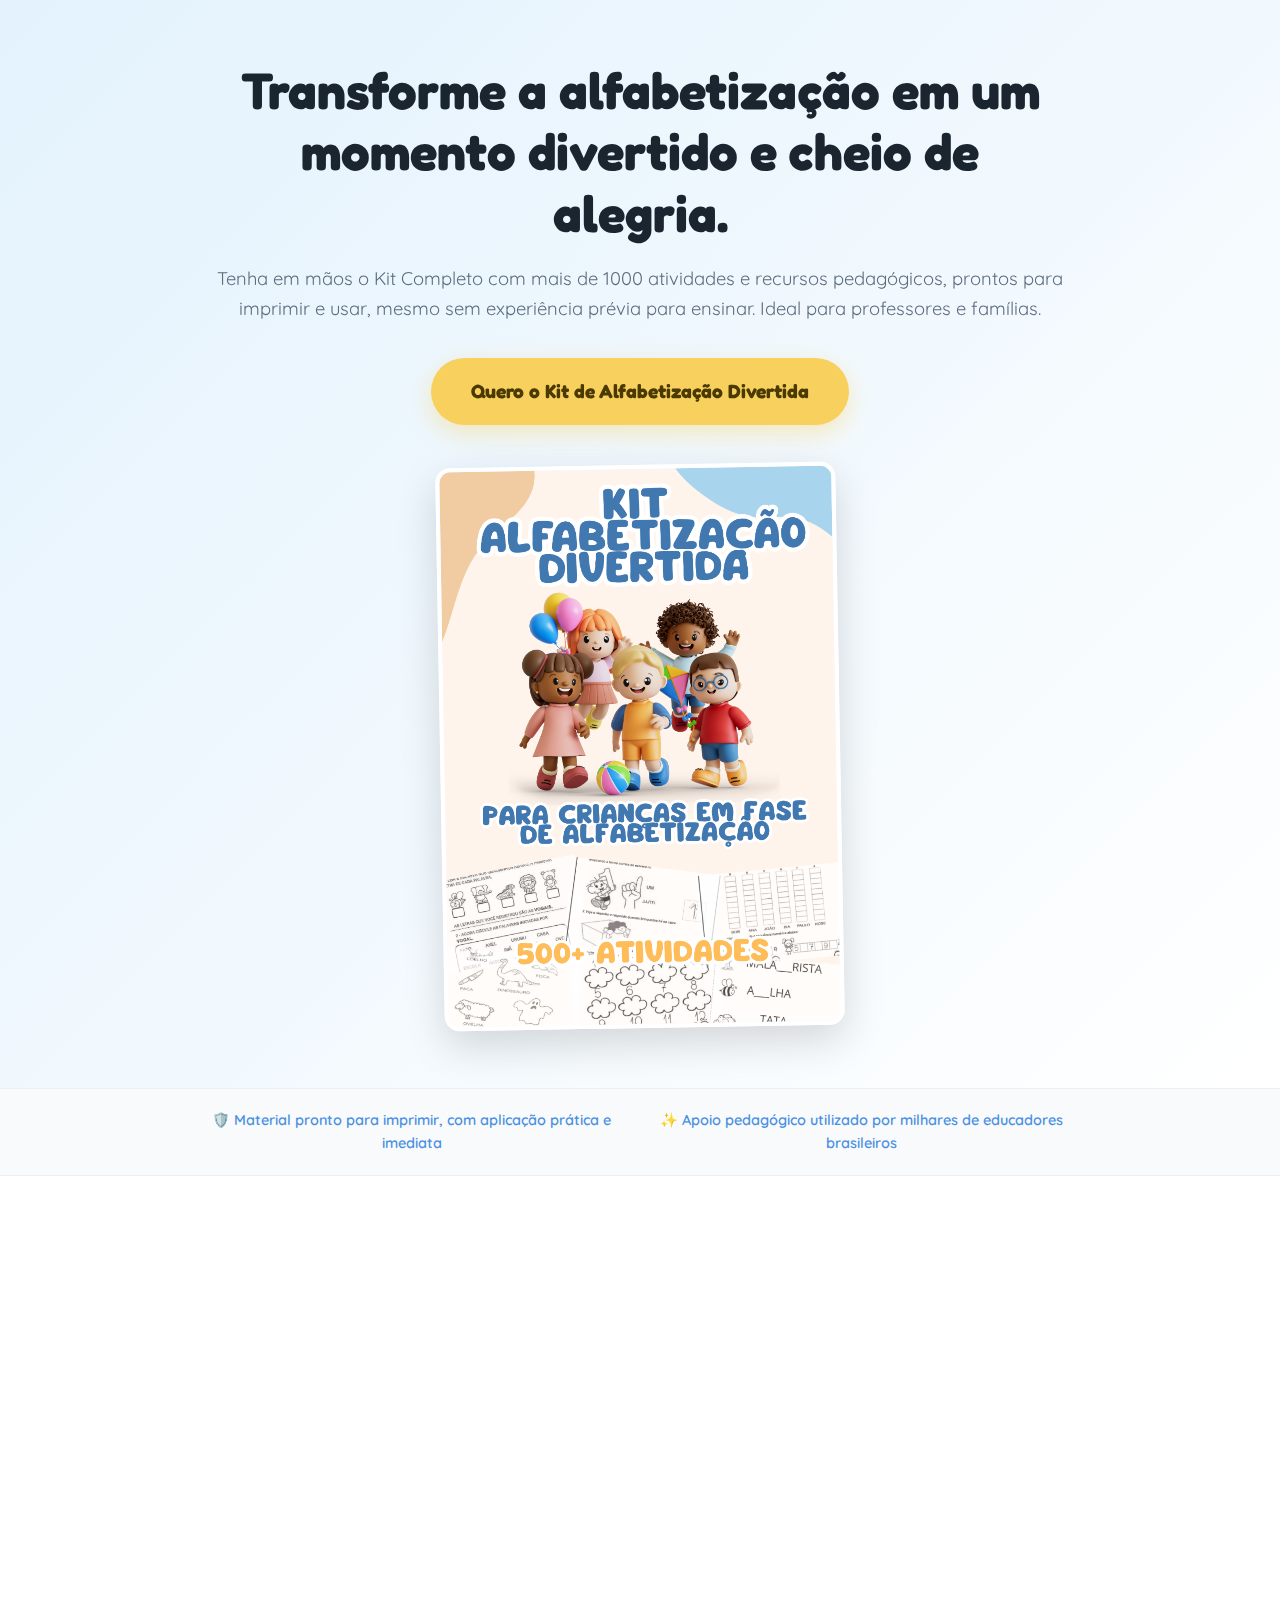
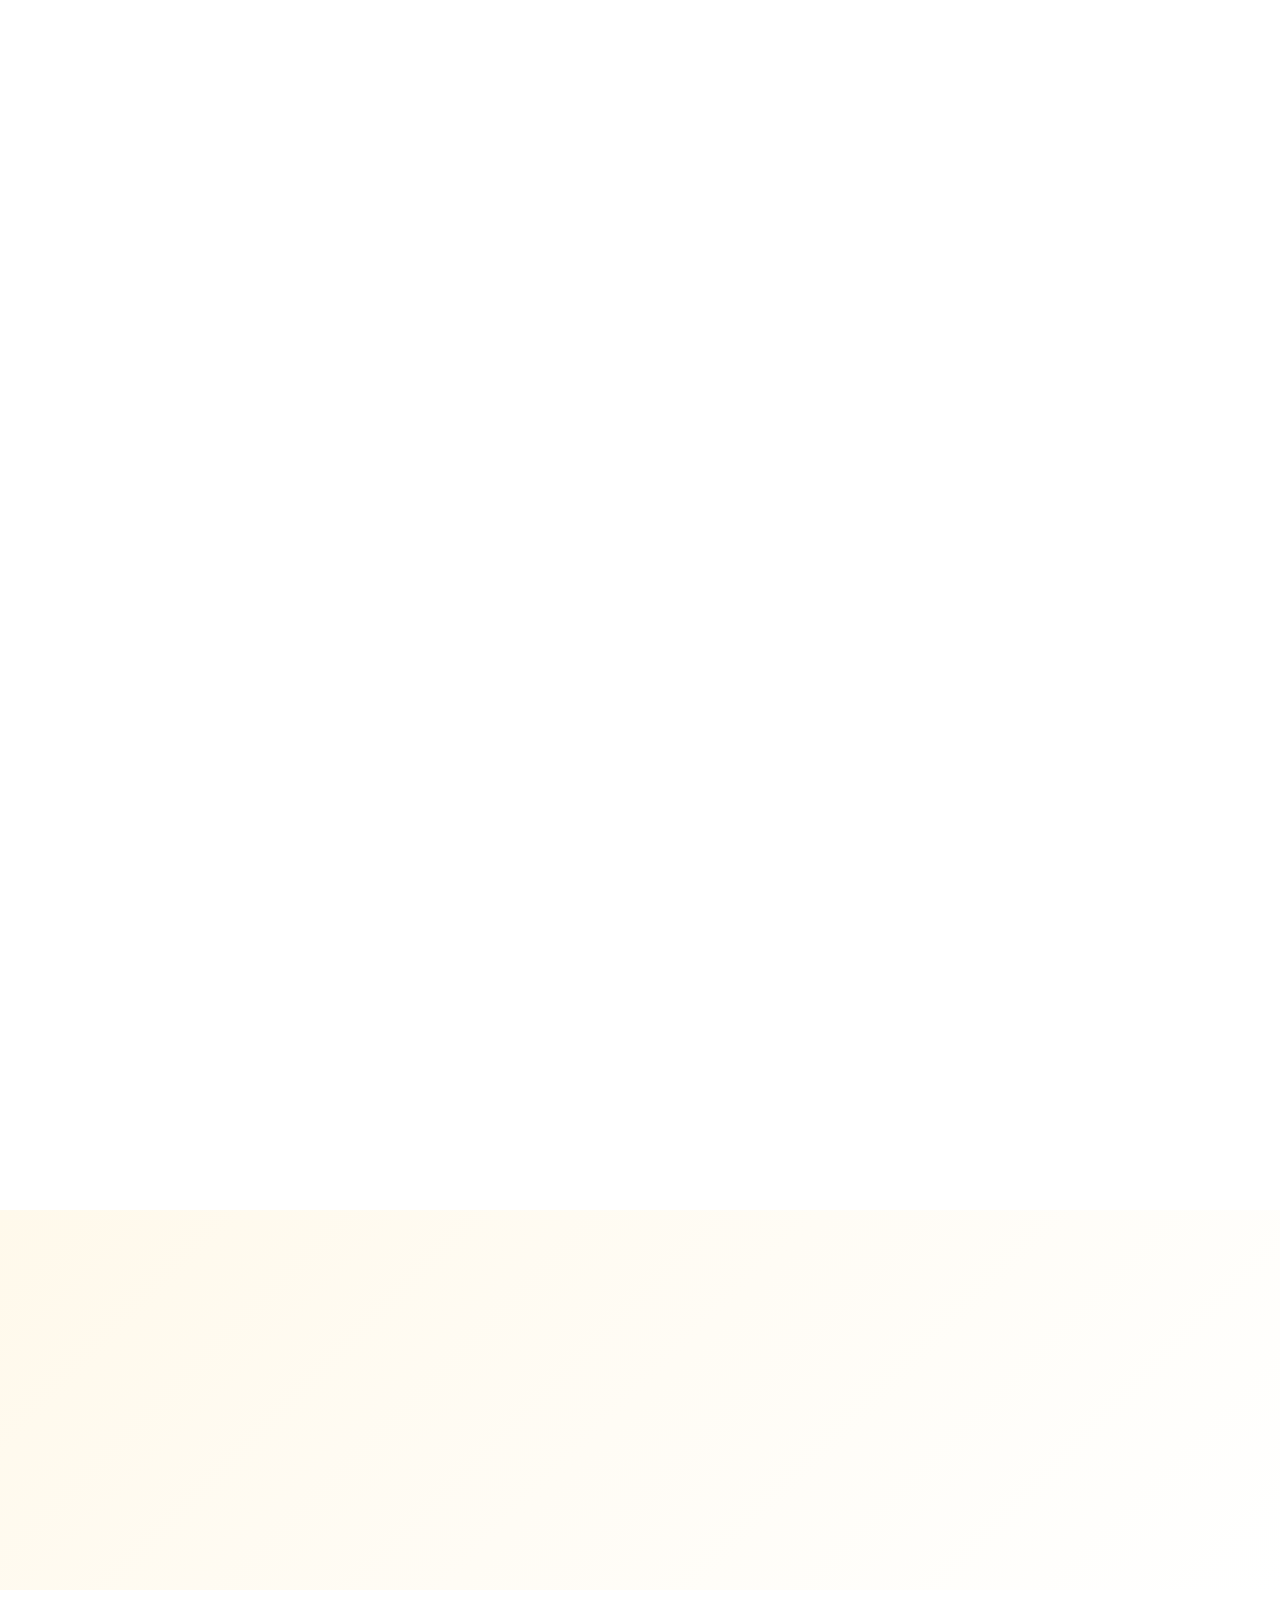
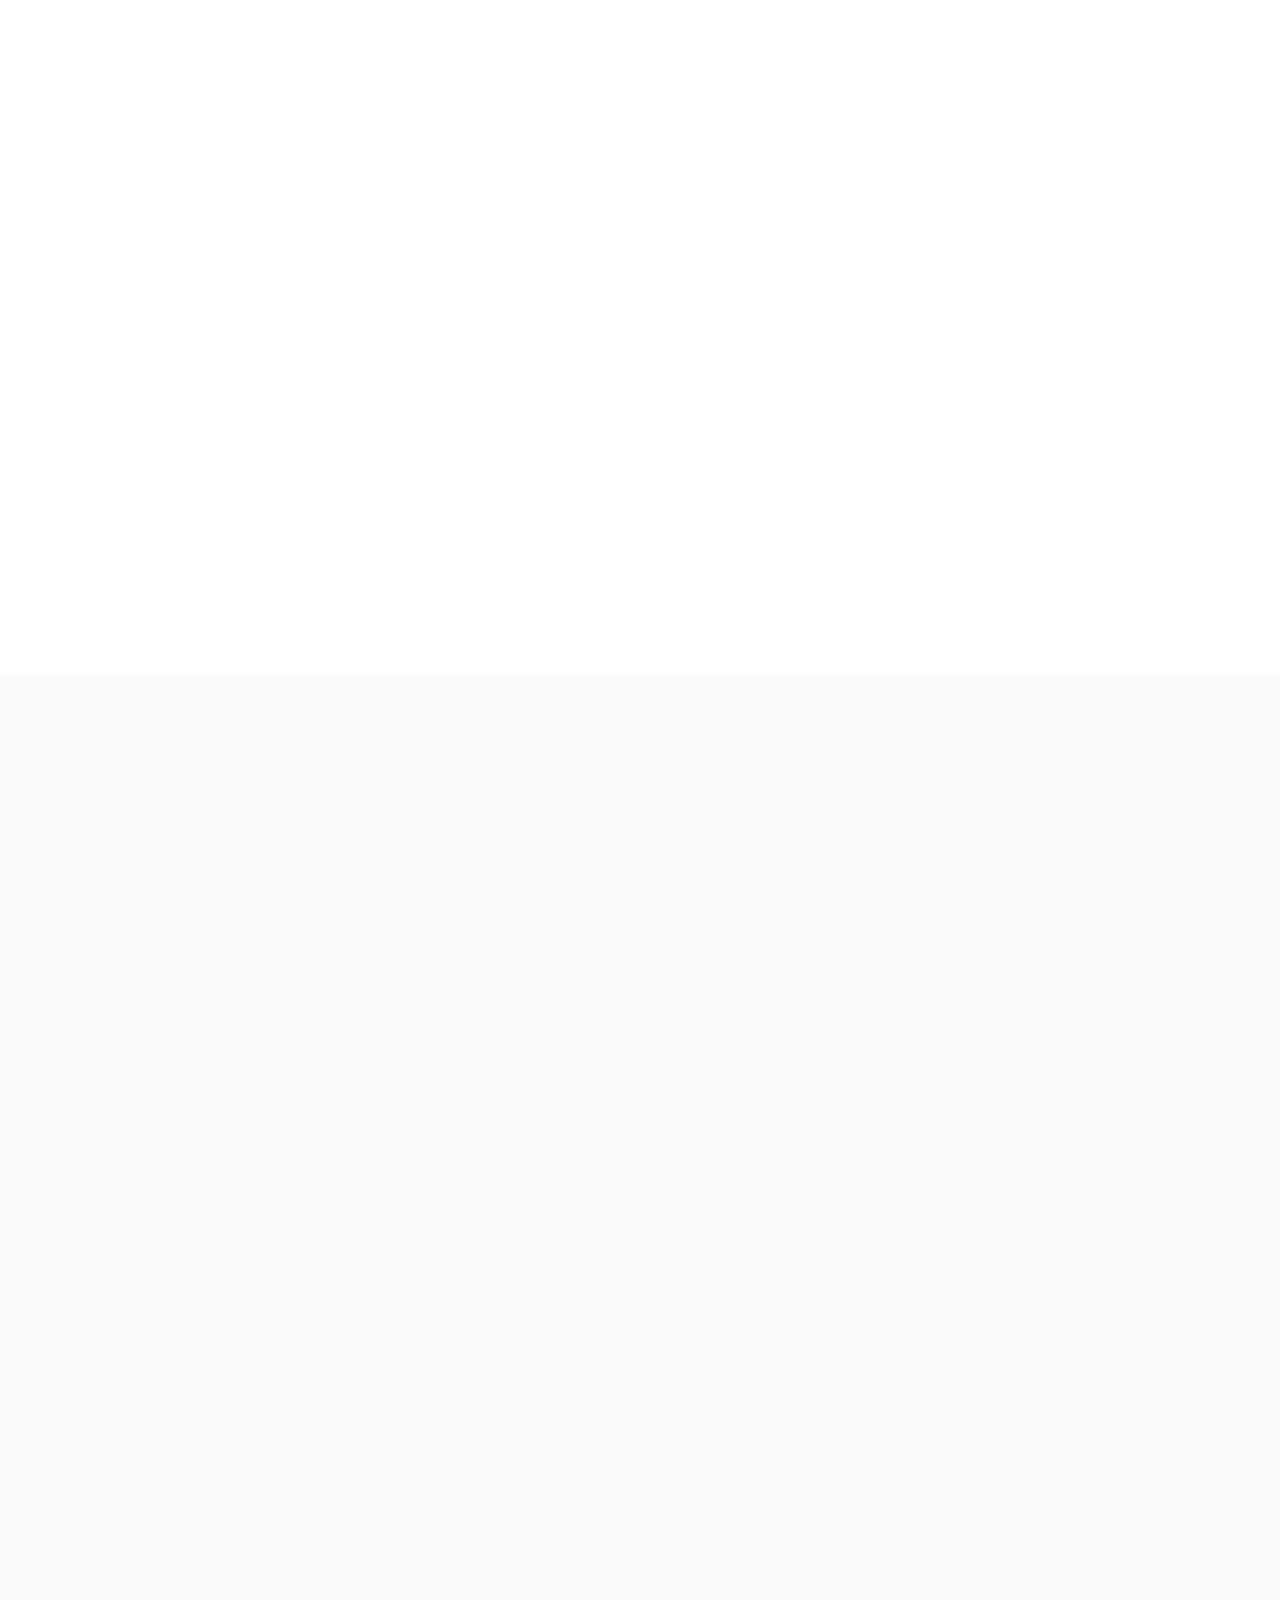
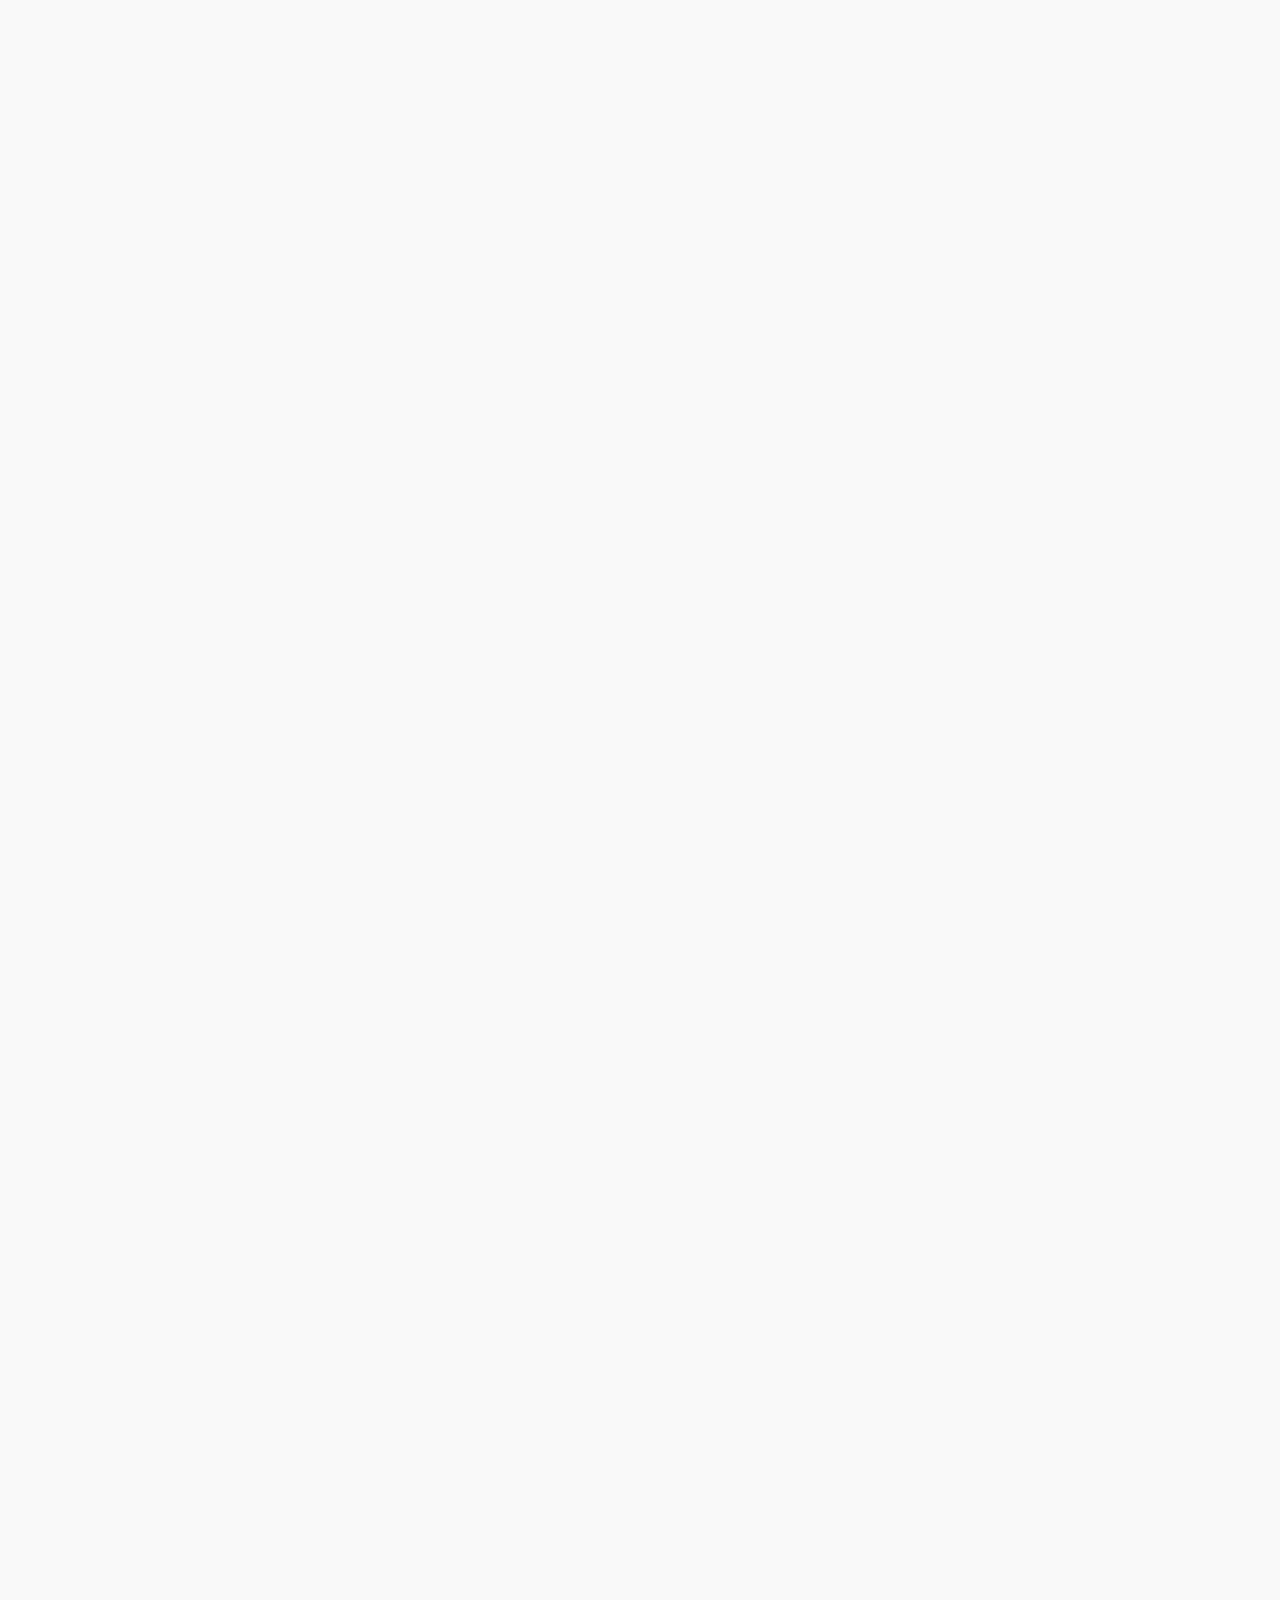
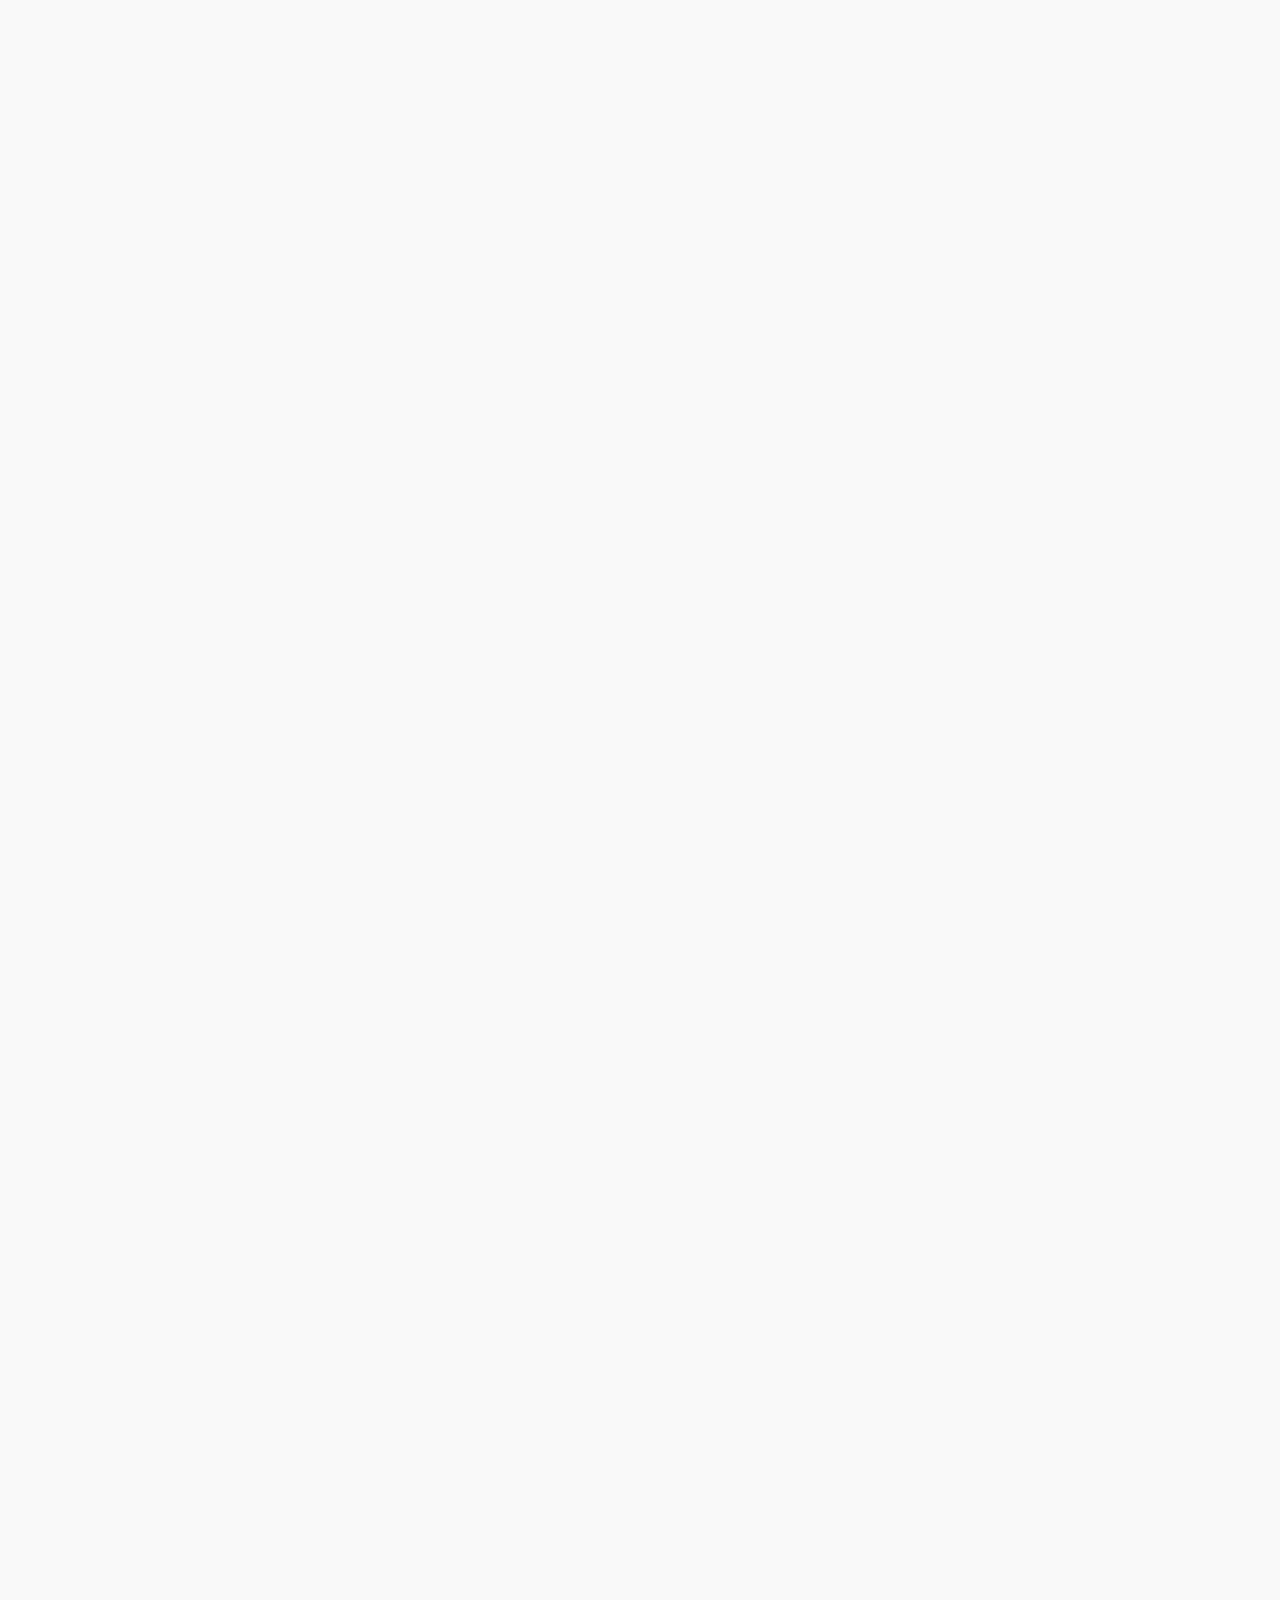
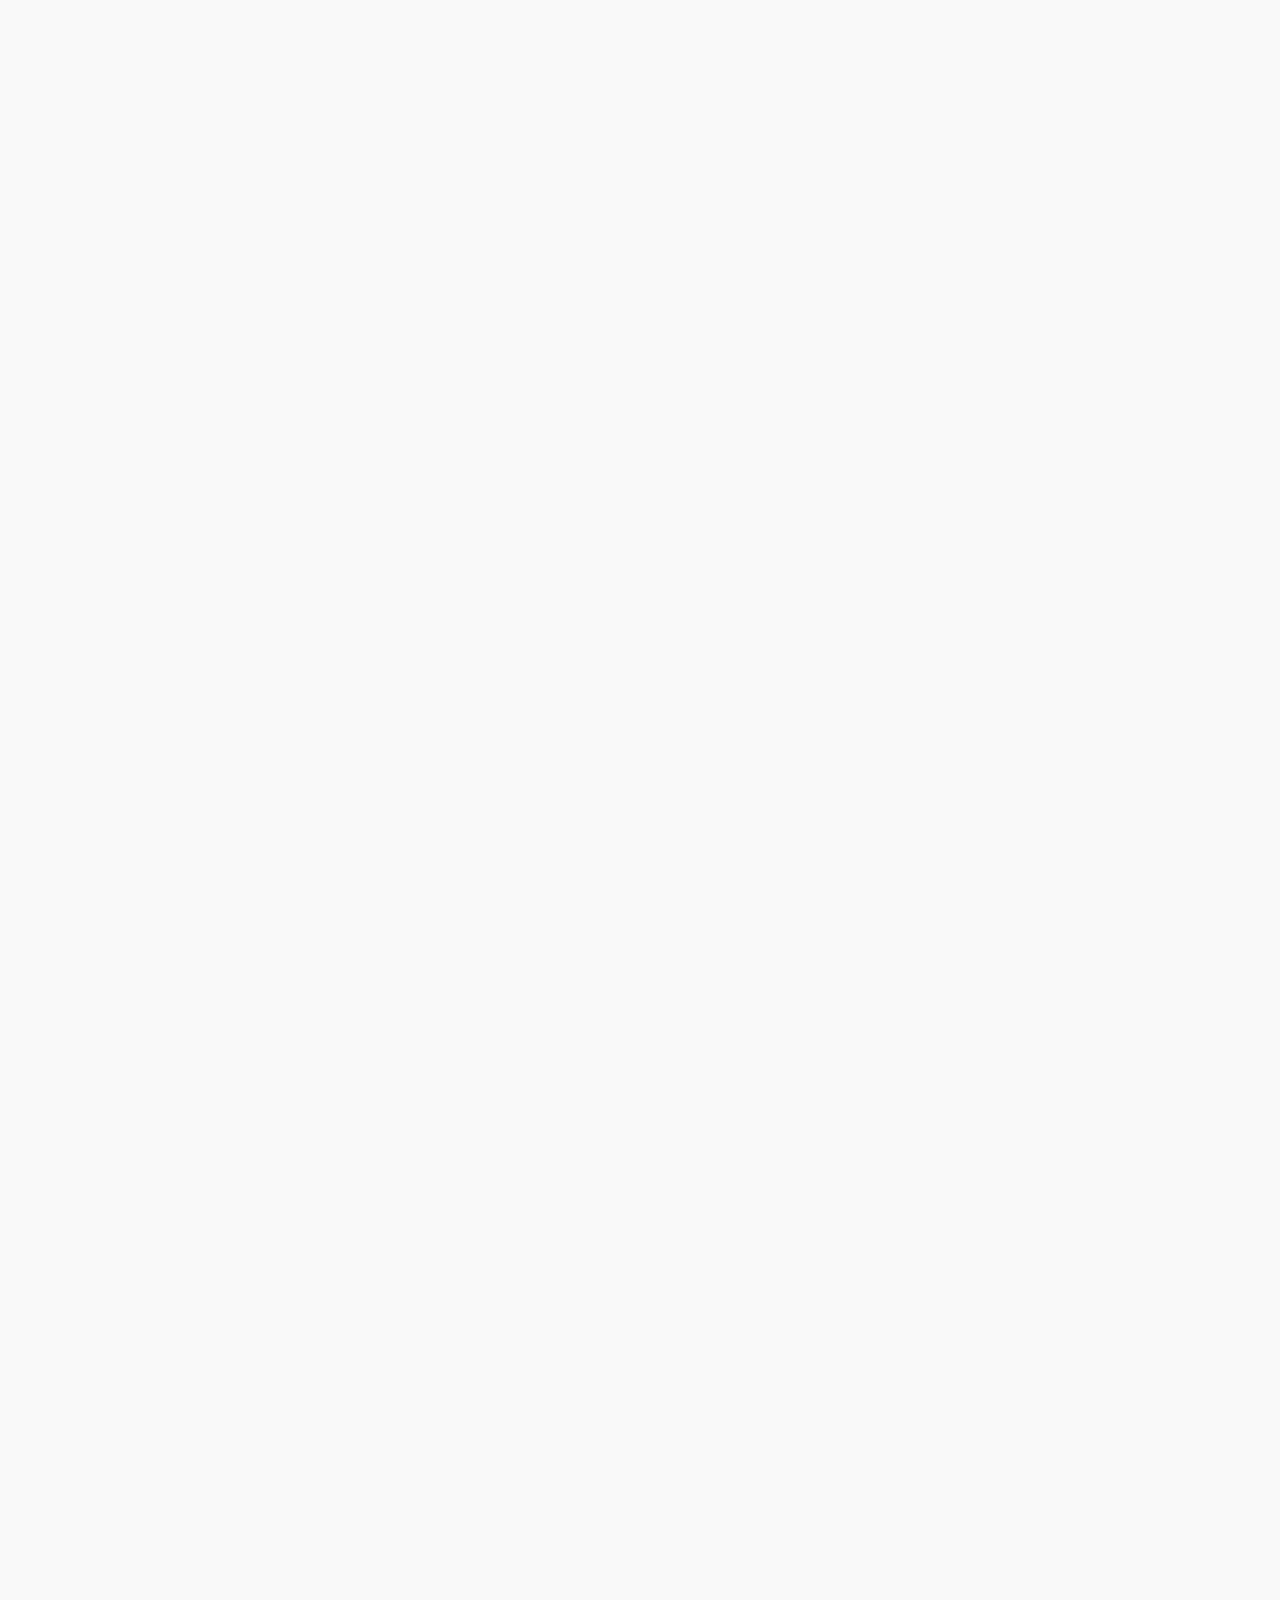
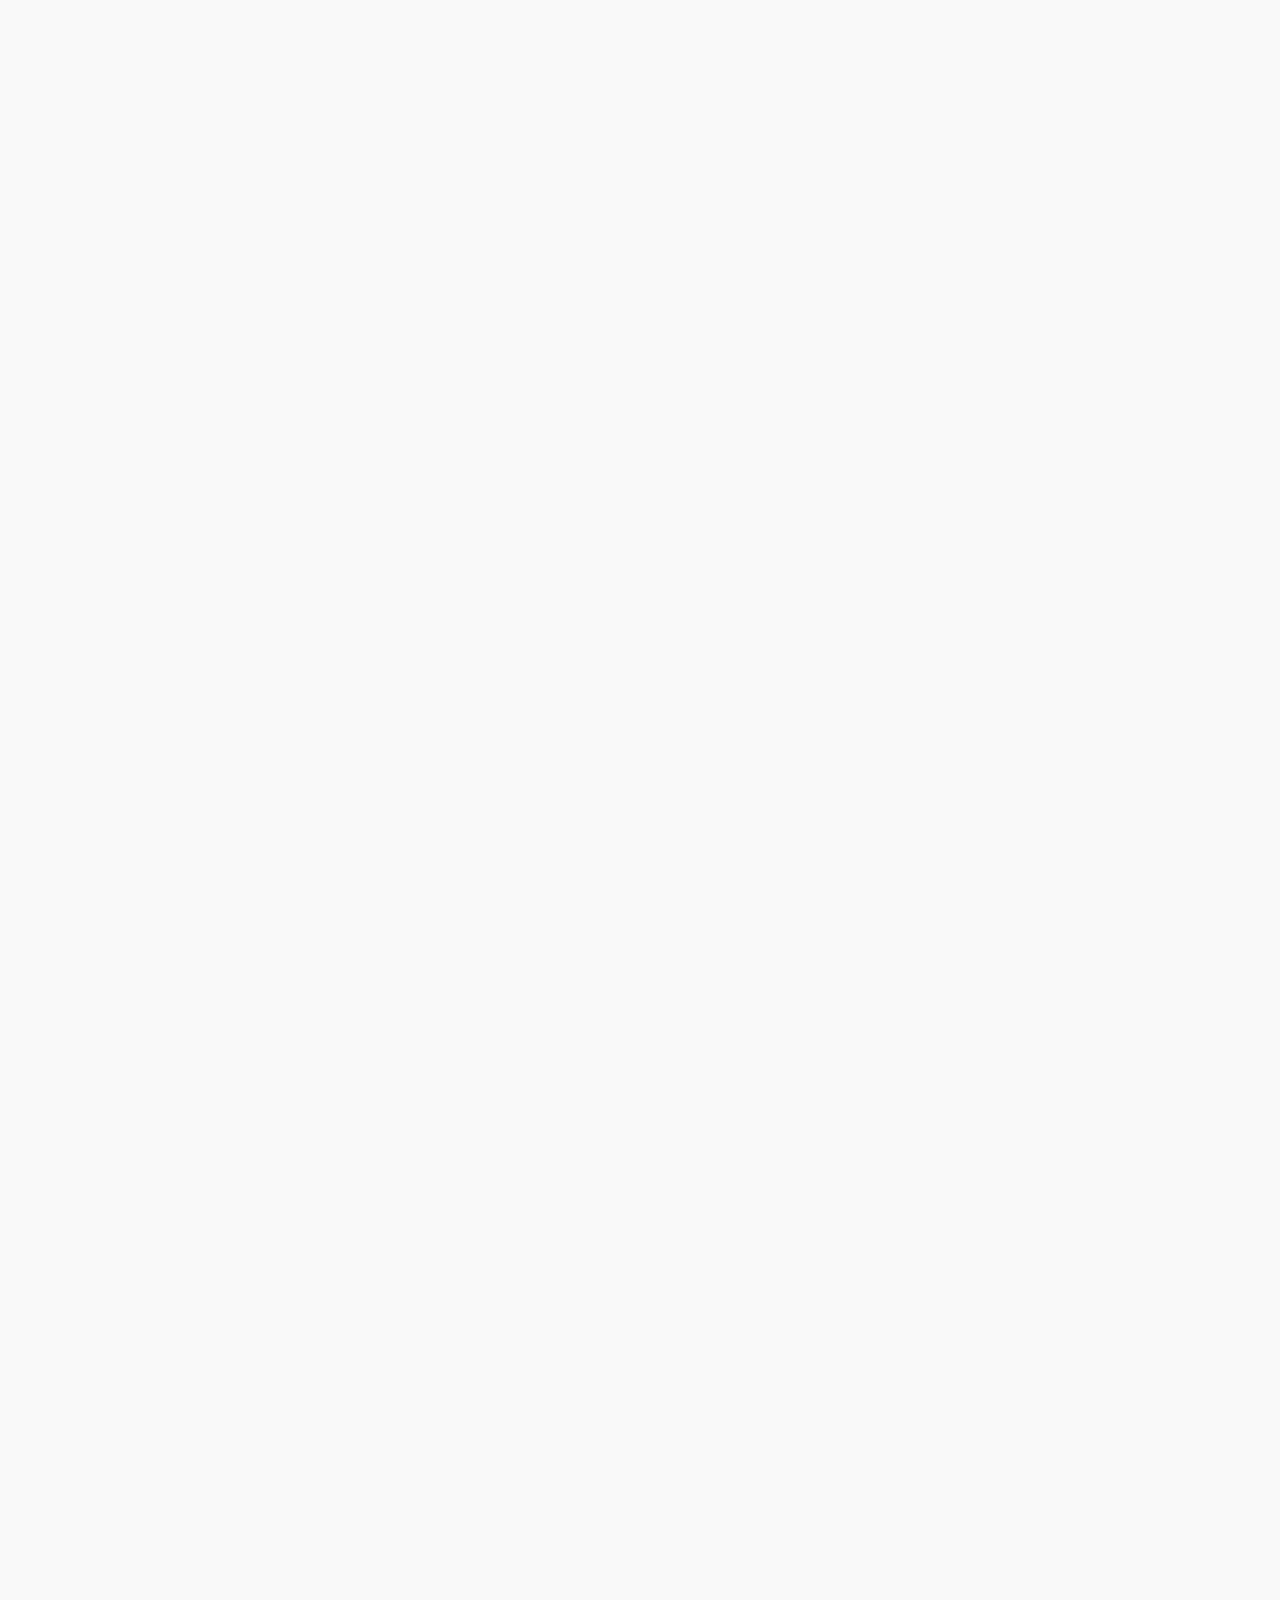
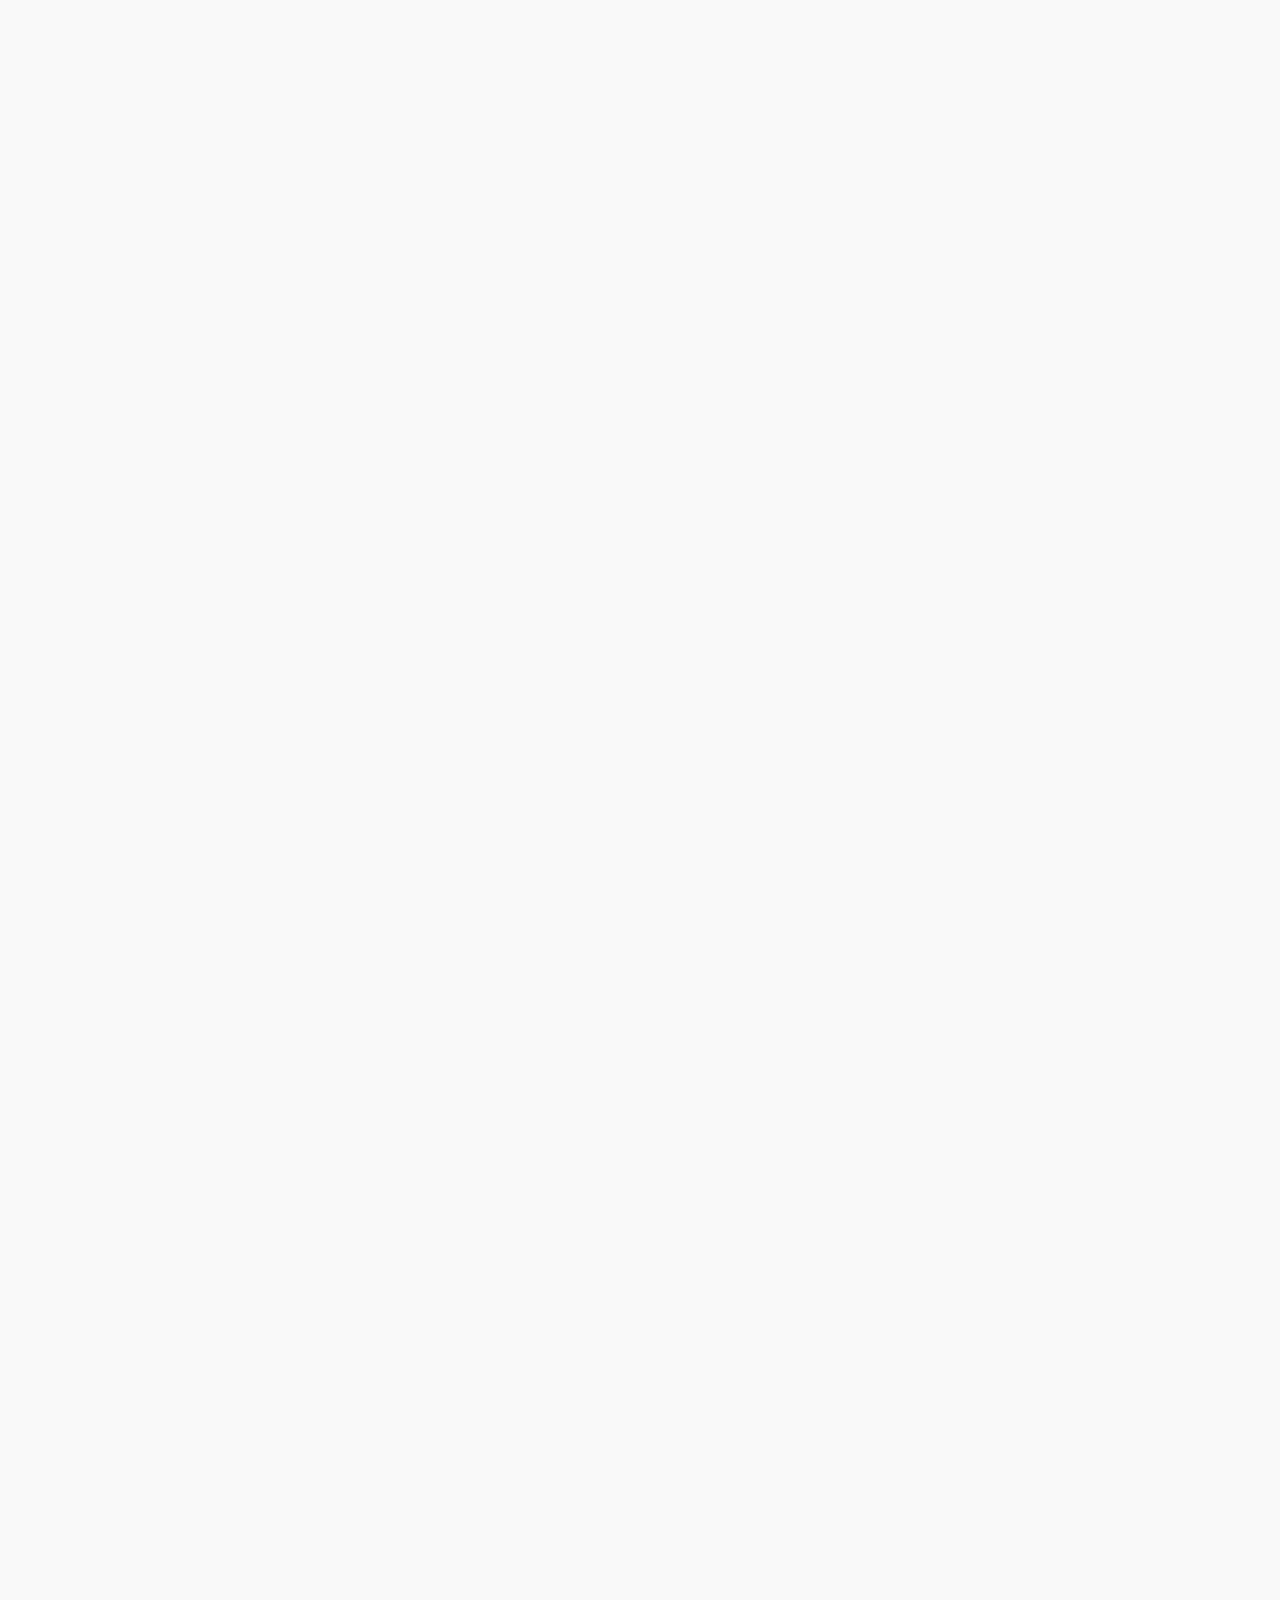
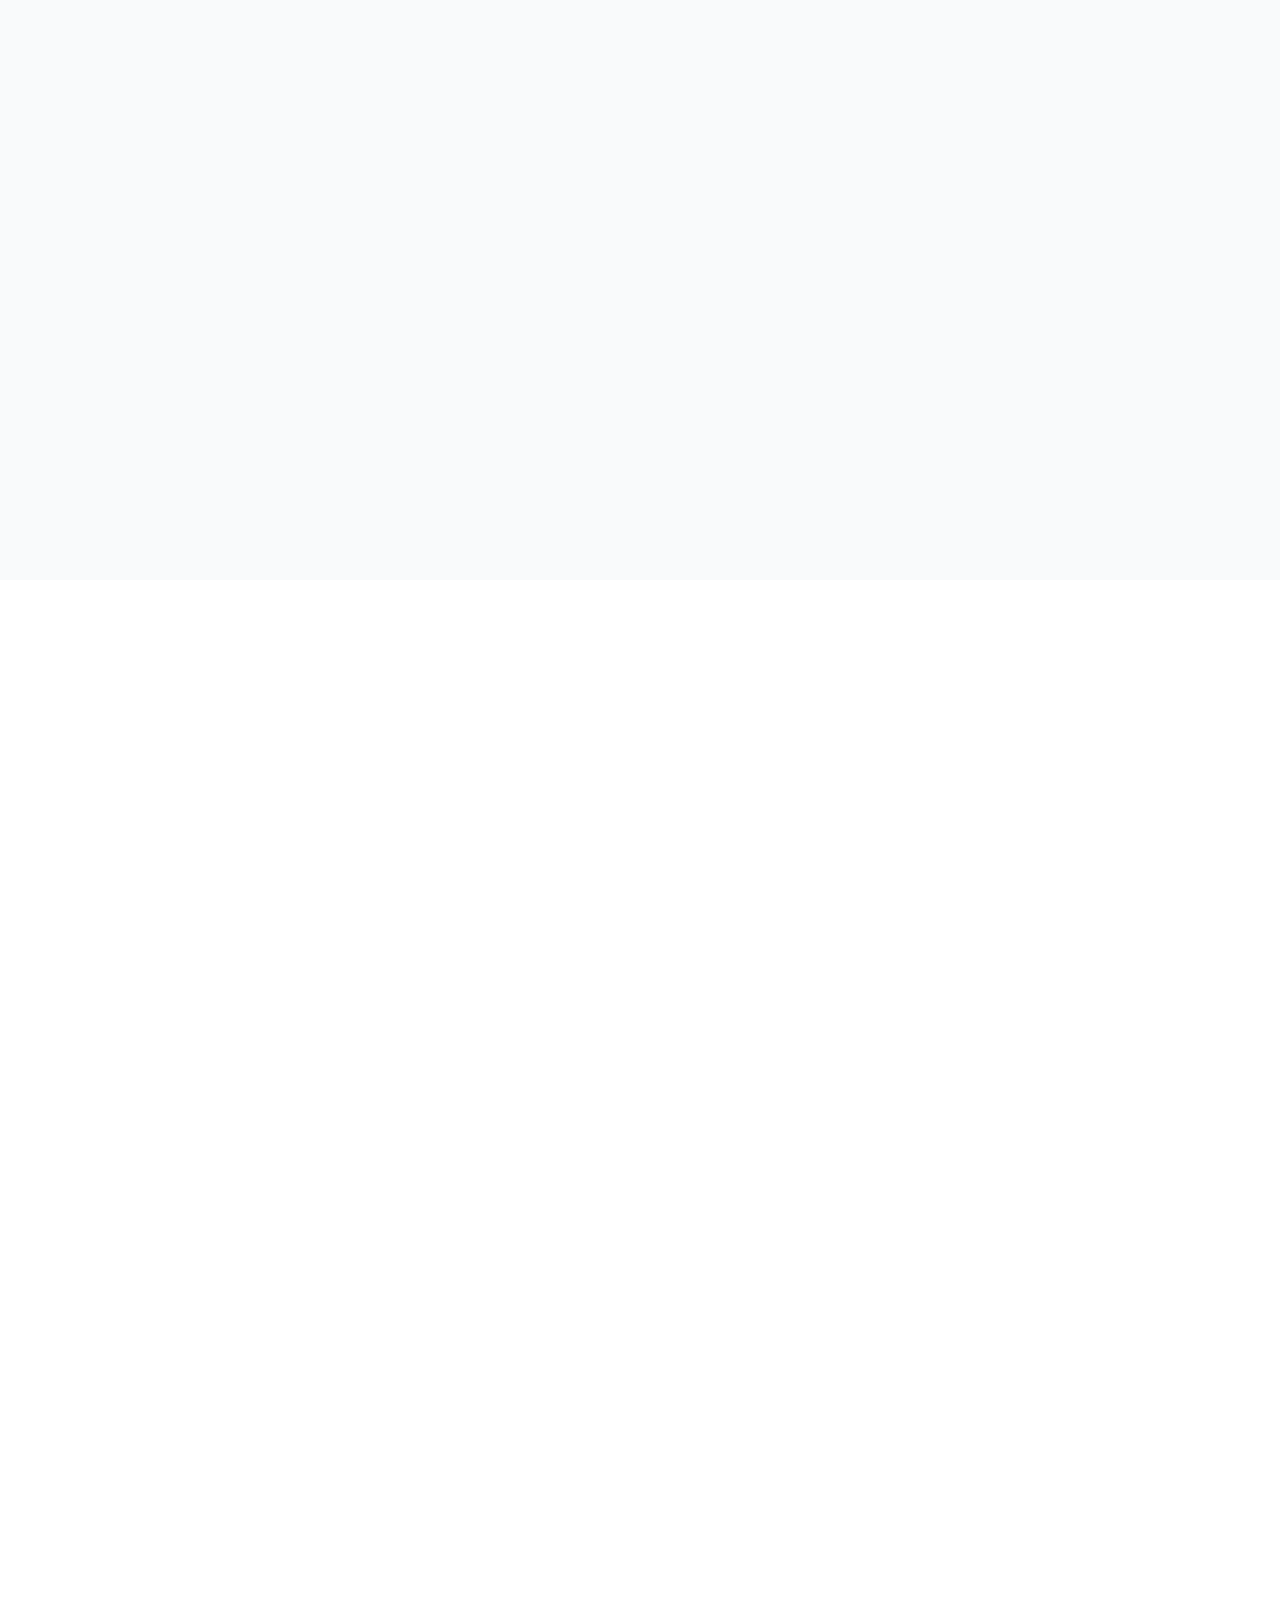
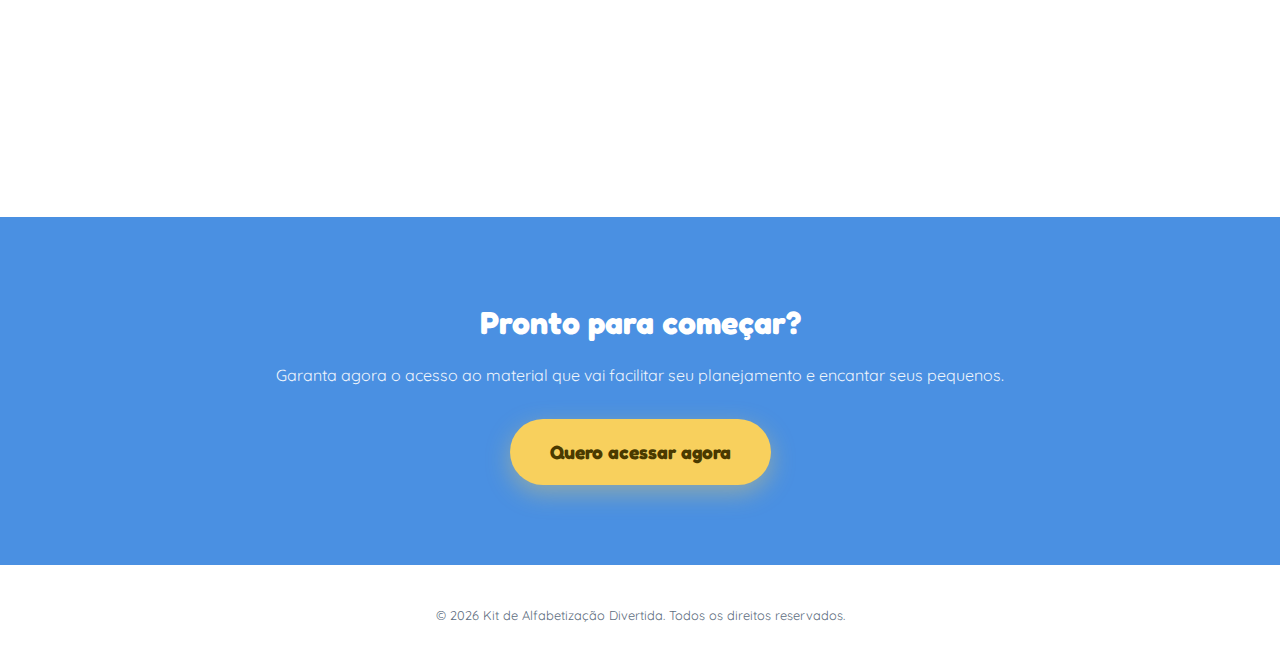
<file: index.html>
<!DOCTYPE html>
<html lang="pt-BR">

<head>
    <meta charset="UTF-8">
    <meta name="viewport" content="width=device-width, initial-scale=1.0">
    <title>Kit de Alfabetização Divertida - Aprendizado Lúdico</title>
    <link rel="preconnect" href="https://fonts.googleapis.com">
    <link rel="preconnect" href="https://fonts.gstatic.com" crossorigin>
    <link
        href="https://fonts.googleapis.com/css2?family=Fredoka:wght@400;600;700&family=Quicksand:wght@400;500;700&display=swap"
        rel="stylesheet">
    <link rel="stylesheet" href="style.css">
    <link rel="icon" type="image/png" href="./favicon.png">
    <link href="https://unpkg.com/aos@2.3.1/dist/aos.css" rel="stylesheet">
    <!-- Meta Pixel Code -->
    <script>
        !function (f, b, e, v, n, t, s) {
            if (f.fbq) return; n = f.fbq = function () {
                n.callMethod ?
                    n.callMethod.apply(n, arguments) : n.queue.push(arguments)
            };
            if (!f._fbq) f._fbq = n; n.push = n; n.loaded = !0; n.version = '2.0';
            n.queue = []; t = b.createElement(e); t.async = !0;
            t.src = v; s = b.getElementsByTagName(e)[0];
            s.parentNode.insertBefore(t, s)
        }(window, document, 'script',
            'https://connect.facebook.net/en_US/fbevents.js');
        fbq('init', '924382820251135');
        fbq('track', 'PageView');
    </script>
    <noscript><img height="1" width="1" style="display:none"
            src="https://www.facebook.com/tr?id=924382820251135&ev=PageView&noscript=1" /></noscript>
    <!-- End Meta Pixel Code -->

<script>
  window.pixelId = "6997bf3c3f5ee122aba5e5ba";
  var a = document.createElement("script");
  a.setAttribute("async", "");
  a.setAttribute("defer", "");
  a.setAttribute("src", "https://cdn.utmify.com.br/scripts/pixel/pixel.js");
  document.head.appendChild(a);
</script>

</head>

<body>

    <!-- Real-time Purchase Pop-up -->
    <div id="purchase-popup" class="popup">
        <div class="popup-content">
            <div class="popup-avatar">👤</div>
            <div class="popup-text">
                <span id="buyer-name">Mariana – SP</span>
                <p id="buyer-action">acabou de adquirir o Kit Completo</p>
            </div>
        </div>
    </div>

    <!-- 1. Hero Section -->
    <header class="hero">
        <div class="container">
            <h1 data-aos="fade-up">Transforme a alfabetização em um momento divertido e cheio de alegria.</h1>
            <p class="subheadline" data-aos="fade-up" data-aos-delay="100">Tenha em mãos o Kit Completo com mais de 1000
                atividades e recursos pedagógicos,
                prontos para imprimir e usar, mesmo sem experiência prévia para ensinar. Ideal para professores e
                famílias.</p>

            <div class="hero-cta" data-aos="fade-up" data-aos-delay="200">
                <a href="#planos" class="cta-button pulse">Quero o Kit de Alfabetização Divertida</a>
            </div>

            <div class="hero-visual" data-aos="zoom-in" data-aos-delay="300">
                <img src="./kit-mockup.png" alt="Kit de Alfabetização Divertida - Exemplo do Material"
                    class="hero-image">
            </div>
        </div>
    </header>

    <!-- 2. Prova Social Suave -->
    <section class="social-proof-strip">
        <div class="container flex-strip">
            <p>🛡️ Material pronto para imprimir, com aplicação prática e imediata</p>
            <p>✨ Apoio pedagógico utilizado por milhares de educadores brasileiros</p>
        </div>
    </section>

    <!-- 3. Para Quem É -->
    <section class="for-whom">
        <div class="container">
            <h2 class="section-title" data-aos="fade-up">Para quem é esse material?</h2>
            <div class="grid-5-cols">
                <div class="mini-card" data-aos="fade-up" data-aos-delay="100">
                    <div class="mini-icon">🏠</div>
                    <p>Pais que querem ajudar os filhos sem saber por onde começar</p>
                </div>
                <div class="mini-card" data-aos="fade-up" data-aos-delay="200">
                    <div class="mini-icon">🏫</div>
                    <p>Professores da Ed. Infantil que buscam economia de tempo</p>
                </div>
                <div class="mini-card" data-aos="fade-up" data-aos-delay="300">
                    <div class="mini-icon">✏️</div>
                    <p>Apoio pedagógico e reforço escolar</p>
                </div>
                <div class="mini-card" data-aos="fade-up" data-aos-delay="400">
                    <div class="mini-icon">🧩</div>
                    <p>Inclusão: Atividades que respeitam diferentes ritmos</p>
                </div>
                <div class="mini-card" data-aos="fade-up" data-aos-delay="500">
                    <div class="mini-icon">⚡</div>
                    <p>Busca por resultados imediatos, leves e sem estresse</p>
                </div>
            </div>
        </div>
    </section>

    <!-- 4. Antes x Depois -->
    <section class="transformation">
        <div class="container">
            <h2 class="section-title" data-aos="fade-up">A mudança que você verá na prática</h2>
            <div class="comparison-grid">
                <div class="comp-card before" data-aos="fade-right">
                    <h3>❌ Como está hoje</h3>
                    <ul class="comp-list">
                        <li class="sad-icon">Dificuldade em prender a atenção</li>
                        <li class="sad-icon">Falta de uma rotina clara de estudos</li>
                        <li class="sad-icon">Criança desinteressada e desmotivada</li>
                        <li class="sad-icon">Insegurança dos pais ao ensinar</li>
                    </ul>
                </div>
                <div class="comp-card after" data-aos="fade-left">
                    <h3>✅ Com o Nosso Kit</h3>
                    <ul class="comp-list">
                        <li class="happy-icon">Concentração através do lúdico</li>
                        <li class="happy-icon">Alfabetização leve e no tempo dela</li>
                        <li class="happy-icon">Criança confiante e orgulhosa</li>
                        <li class="happy-icon">Pai e mãe seguros de que estão ajudando</li>
                    </ul>
                </div>
            </div>
        </div>
    </section>

    <!-- 4. Depoimentos (Moved up for stronger Social Proof) -->
    <section class="testimonials">
        <div class="container">
            <h2 class="section-title" data-aos="fade-up">Quem usa e aprova o material</h2>
            <div class="testimonial-grid">
                <div class="testi-card" data-aos="fade-up" data-aos-delay="0">
                    <div class="testi-avatar"><img src="./testimonial-1.png" alt="Cliente"></div>
                    <div class="testi-info">
                        <span class="verify-badge">Cliente verificada ✅</span>
                        <div class="testi-stars">⭐⭐⭐⭐⭐</div>
                    </div>
                    <p>"Meu filho de 6 anos não tinha foco, mas as cores e a ludicidade deste material mudaram tudo. Ele
                        pergunta quando vai 'brincar de lição'."</p>
                    <span>- Renata, Mãe do Davi</span>
                </div>
                <div class="testi-card" data-aos="fade-up" data-aos-delay="150">
                    <div class="testi-avatar"><img src="./testimonial-2.png" alt="Professora"></div>
                    <div class="testi-info">
                        <span class="verify-badge">Cliente verificada ✅</span>
                        <div class="testi-stars">⭐⭐⭐⭐⭐</div>
                    </div>
                    <p>"Sou professora do 1º ano e nunca encontrei nada tão pronto para imprimir. O caderno de
                        organização me salvou horas de planejamento."</p>
                    <span>- Profa. Juliana, Rede Pública</span>
                </div>
                <div class="testi-card" data-aos="fade-up" data-aos-delay="300">
                    <div class="testi-avatar"><img src="./testimonial-3.png" alt="Educadora"></div>
                    <div class="testi-info">
                        <span class="verify-badge">Cliente verificada ✅</span>
                        <div class="testi-stars">⭐⭐⭐⭐⭐</div>
                    </div>
                    <p>"Como mediadora, vejo como a clareza visual ajuda as crianças a não se frustrarem. É um apoio
                        inclusivo de verdade."</p>
                    <span>- Sheila, Educadora Especial</span>
                </div>
            </div>
        </div>
    </section>

    <!-- 5. Seção Inclusiva -->
    <section class="inclusive-friendly">
        <div class="container">
            <div class="inclusive-box" data-aos="zoom-in">
                <h2>Respeitamos o tempo de cada pequeno</h2>
                <p>Nossa proposta é inclusiva. O material oferece organização visual clara e propostas que funcionam
                    para todas as crianças, incluindo aquelas com TEA ou TDAH, proporcionando um ambiente de aprendizado
                    seguro e sem pressões clínicas.</p>
            </div>
        </div>
    </section>

    <!-- 6. O Que Você Recebe (Mental Blocks) -->
    <section class="what-you-get">
        <div class="container">
            <h2 class="section-title" data-aos="fade-up">O que você vai receber</h2>
            <div class="mental-blocks">
                <div class="mental-block" data-aos="fade-up" data-aos-delay="0">
                    <h3>📚 Conteúdo Pedagógico</h3>
                    <p>Mais de 1000 atividades focadas em alfabetização fonética, silábica, matemática básica e
                        coordenação motora fina.</p>
                </div>
                <div class="mental-block" data-aos="fade-up" data-aos-delay="100">
                    <h3>📒 Apoio e Organização</h3>
                    <p>Caderno do Professor, Guia de Apoio aos Pais, Rotina de estudos pronta e Checklist de evolução.
                    </p>
                </div>
                <div class="mental-block" data-aos="fade-up" data-aos-delay="200">
                    <h3>🎁 Bônus Especiais</h3>
                    <p>Jogos educativos caseiros, cartazes decorativos, certificado de conquista e cartões
                        comemorativos.</p>
                </div>
            </div>
        </div>
    </section>

    <!-- 7. Comparação de Planos -->
    <section id="planos" class="pricing-table">
        <div class="container">
            <h2 class="section-title" data-aos="fade-up">Dê o primeiro passo hoje</h2>
            <div class="plans-container">
                <!-- Plano Básico -->
                <div class="plan-card" data-aos="flip-left" data-aos-duration="1000">
                    <div class="plan-header">
                        <h3>Kit Básico</h3>
                        <div class="plan-price">R$ 10,00</div>
                    </div>
                    <ul class="plan-features">
                        <li>✔️ 200 atividades essenciais</li>
                        <li>✔️ Acesso imediato no e-mail</li>
                        <li>✔️ Garantia de 7 dias</li>
                    </ul>
                    <a href="#" onclick="openUpgradePopup(event)" class="plan-button">Quero o Plano Básico</a>
                </div>

                <!-- Plano Premium -->
                <div class="plan-card premium" data-aos="flip-left" data-aos-delay="200" data-aos-duration="1000">
                    <div class="popular-badge">MELHOR ESCOLHA</div>
                    <div class="plan-header">
                        <h3>Kit Completo + Bônus</h3>
                        <div class="plan-price">R$ 19,90</div>
                        <small>Mais de 1000 materiais inclusos</small>
                    </div>
                    <ul class="plan-features">
                        <li>✔️ 700 atividades de alfabetização</li>
                        <li>✔️ 100 atividades de matemática</li>
                        <li>✔️ 100 dinâmicas (escola e casa)</li>
                        <li>✔️ Kit Organizador (Pais e Profs)</li>
                        <li>✔️ Rotina e Checklists Prontas</li>
                        <li>✔️ Todos os Bônus Exclusivos</li>
                        <li>✔️ Melhor custo-benefício</li>
                        <li>✔️ Escolhido por +1000 pais e professores</li>
                    </ul>
                    <a href="https://checkout.educacaodivertida.site/VCCL1O8SCQ9R" class="plan-button premium-btn">Quero
                        o Kit Completo + Bônus</a>
                </div>
            </div>
        </div>
    </section>

    <!-- Modal Upgrade -->
    <div id="upgradeModal" class="modal-overlay" style="display: none;" onclick="closeUpgradePopup(event)">
        <div class="modal-content" onclick="event.stopPropagation()">
            <div class="modal-header">
                <h3>✋ ESPERE! Não perca essa chance</h3>
                <button class="close-modal" onclick="closeUpgradePopup()">×</button>
            </div>
            <div class="modal-body">
                <p class="modal-alert">Você escolheu o Kit Básico por <strong>R$ 10,00</strong>...</p>
                <p>Mas por apenas <strong>+ R$ 9,90</strong> você pode levar o KIT COMPLETO com mais de 1000 atividades
                    e materiais exclusivos!</p>

                <div class="modal-comparison">
                    <div class="comp-item">
                        <span>Básico</span>
                        <span>200 Atividades</span>
                    </div>
                    <div class="comp-item premium-highlight">
                        <span>Completo</span>
                        <span>1000+ Atividades + Bônus + Organização</span>
                    </div>
                </div>

                <a href="https://checkout.educacaodivertida.site/VCCL1O8SCQ9R" class="modal-btn premium-btn pulse">
                    Sim! Quero o Completo por R$ 19,90
                </a>

                <a href="https://checkout.educacaodivertida.site/VCCL1O8SCR9V" class="modal-btn basic-link">
                    Não, quero apenas o básico por R$ 10,00
                </a>
            </div>
        </div>
    </div>


    <!-- 8. Depoimentos WhatsApp (Carrossel) -->
    <section class="whatsapp-testimonials" style="background: var(--bg-light); padding: 60px 0; overflow: hidden;">
        <div class="container">
            <h2 class="section-title" data-aos="fade-up">Veja quem já garantiu e aprovou</h2>
            <p style="text-align: center; color: var(--text-muted); margin-bottom: 30px;" data-aos="fade-up">Centenas de mensagens chegam todos os dias no nosso suporte. Arraste para o lado para ver algumas delas:</p>
            
            <div class="carousel-container" data-aos="zoom-in" data-aos-delay="100">
                <div class="carousel-track">
                    <!-- Primeiro grupo de imagens (Essencial) -->
                    <img src="./media__1771810944258.png" alt="Depoimento WhatsApp" class="carousel-img">
                    <img src="./media__1771810950362.png" alt="Depoimento WhatsApp" class="carousel-img">
                    <img src="./media__1771810957085.png" alt="Depoimento WhatsApp" class="carousel-img">
                    <img src="./media__1771810960479.png" alt="Depoimento WhatsApp" class="carousel-img">
                    
                    <!-- Duplicação para efeito de loop contínuo -->
                    <img src="./media__1771810944258.png" alt="Depoimento WhatsApp" class="carousel-img">
                    <img src="./media__1771810950362.png" alt="Depoimento WhatsApp" class="carousel-img">
                    <img src="./media__1771810957085.png" alt="Depoimento WhatsApp" class="carousel-img">
                    <img src="./media__1771810960479.png" alt="Depoimento WhatsApp" class="carousel-img">
                </div>
            </div>
        </div>
    </section>



    <!-- 9. Garantia -->
    <section class="guarantee">
        <div class="container">
            <div class="guarantee-card" data-aos="fade-up">
                <div class="guarantee-icon">
                    <img src="./selo-garantia.png" alt="Selo de Garantia de 7 Dias" width="150">
                </div>
                <h3>7 dias de garantia incondicional</h3>
                <p>Se você não ficar satisfeito com o material, devolvemos 100% do seu dinheiro sem burocracias ou
                    perguntas.</p>
            </div>
        </div>
    </section>

    <!-- 10. FAQ -->
    <section class="faq">
        <div class="container">
            <h2 class="section-title" data-aos="fade-up">Dúvidas Frequentes</h2>
            <div class="faq-list">
                <details data-aos="fade-up" data-aos-delay="0">
                    <summary>Como recebo o material?</summary>
                    <p>Você recebe o acesso imediato em seu e-mail logo após a confirmação do pagamento.</p>
                </details>
                <details data-aos="fade-up" data-aos-delay="100">
                    <summary>O material é em PDF?</summary>
                    <p>Sim, todos os volumes são arquivos digitais em PDF prontos para imprimir.</p>
                </details>
                <details data-aos="fade-up" data-aos-delay="200">
                    <summary>Serve para quais idades?</summary>
                    <p>Ideal para crianças em fase de alfabetização, geralmente entre 4 e 8 anos, ou em reforço escolar.
                    </p>
                </details>
                <details data-aos="fade-up" data-aos-delay="300">
                    <summary>Posso imprimir as atividades?</summary>
                    <p>Sim, o material foi pensado justamente para ser impresso e usado no dia a dia.</p>
                </details>
                <details data-aos="fade-up" data-aos-delay="400">
                    <summary>Funciona para crianças com dificuldades?</summary>
                    <p>Com certeza. O material é inclusivo e usa estímulos visuais que facilitam o aprendizado de todos.
                    </p>
                </details>
                <details data-aos="fade-up" data-aos-delay="500">
                    <summary>O pagamento é seguro?</summary>
                    <p>Utilizamos tecnologias de segurança de ponta para garantir que sua compra seja 100% protegida.
                    </p>
                </details>
            </div>
        </div>
    </section>

    <!-- 11. CTA Final -->
    <section class="final-cta">
        <div class="container">
            <h2>Pronto para começar?</h2>
            <p>Garanta agora o acesso ao material que vai facilitar seu planejamento e encantar seus pequenos.</p>
            <a href="#planos" class="cta-button pulse">Quero acessar agora</a>
        </div>
    </section>

    <footer class="footer">
        <div class="container">
            <p>© 2026 Kit de Alfabetização Divertida. Todos os direitos reservados.</p>
        </div>
    </footer>

    <script src="https://unpkg.com/aos@2.3.1/dist/aos.js"></script>
    <script src="script.js"></script>
</body>


</html>
</file>
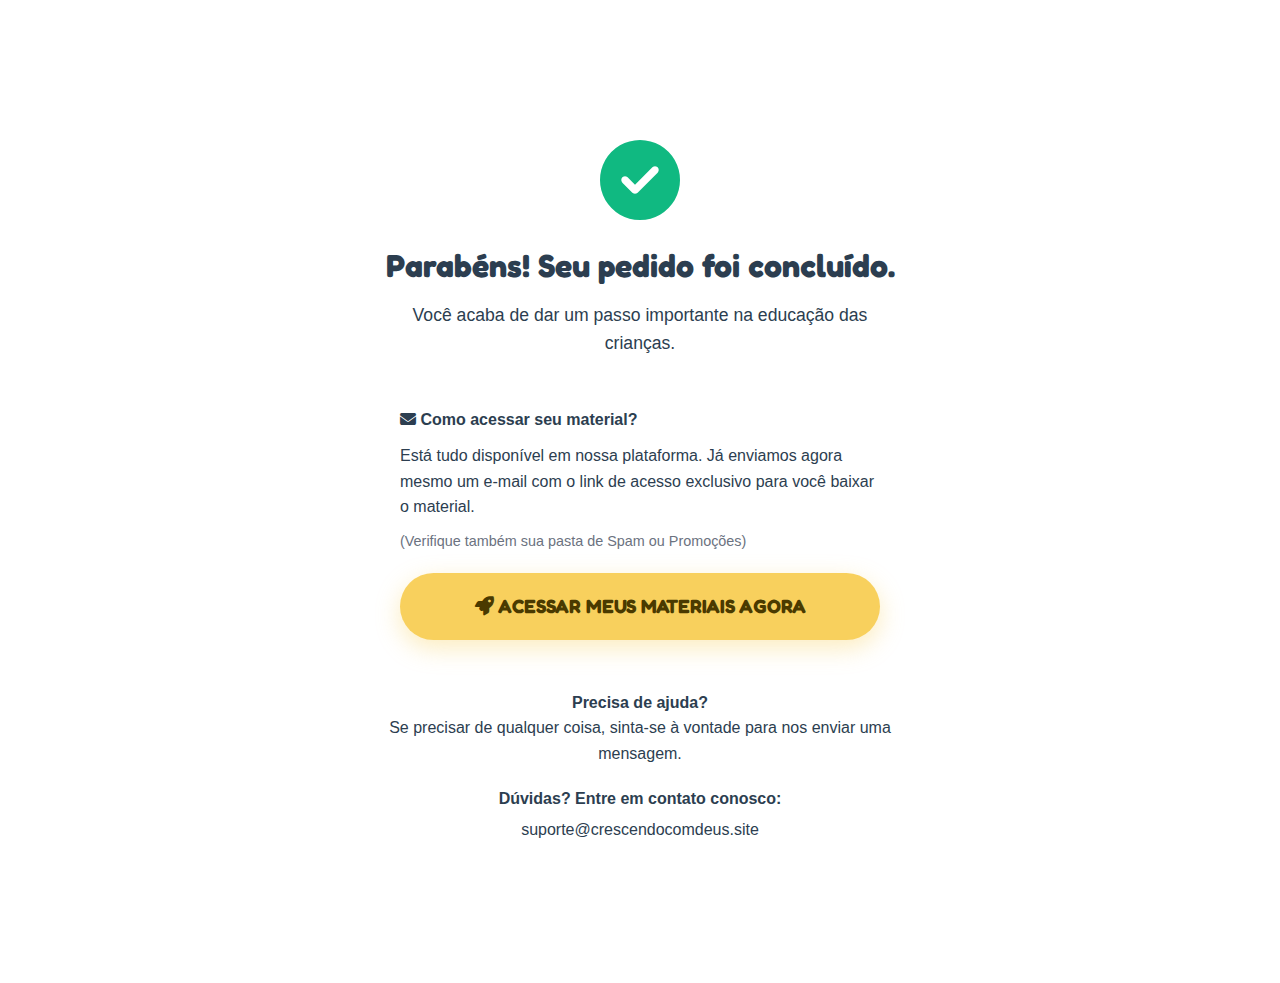
<file: asdd.html>
<!DOCTYPE html>
<html lang="pt-BR">

<head>
    <meta charset="UTF-8">
    <meta name="viewport" content="width=device-width, initial-scale=1.0">
    <title>Pedido Concluido | Educação Divertida</title>
    <link rel="icon" type="image/png" href="favicon.png">
    <link rel="preconnect" href="https://fonts.googleapis.com">
    <link rel="preconnect" href="https://fonts.gstatic.com" crossorigin>
    <link
        href="https://fonts.googleapis.com/css2?family=Fredoka:wght@400;600;700&family=Nunito:wght@400;600;700;800&display=swap"
        rel="stylesheet">
    <link rel="stylesheet" href="style.css">
    <!-- FontAwesome for Icons -->
    <link rel="stylesheet" href="https://cdnjs.cloudflare.com/ajax/libs/font-awesome/6.4.0/css/all.min.css">
    <!-- Meta Pixel Code -->
    <script>
        !function (f, b, e, v, n, t, s) {
            if (f.fbq) return; n = f.fbq = function () {
                n.callMethod ?
                    n.callMethod.apply(n, arguments) : n.queue.push(arguments)
            };
            if (!f._fbq) f._fbq = n; n.push = n; n.loaded = !0; n.version = '2.0';
            n.queue = []; t = b.createElement(e); t.async = !0;
            t.src = v; s = b.getElementsByTagName(e)[0];
            s.parentNode.insertBefore(t, s)
        }(window, document, 'script',
            'https://connect.facebook.net/en_US/fbevents.js');
        fbq('init', '924382820251135');
        fbq('track', 'PageView');
        fbq('track', 'Purchase', { value: 19.90, currency: 'BRL' });
    </script>
    <noscript><img height="1" width="1" style="display:none"
            src="https://www.facebook.com/tr?id=924382820251135&ev=PageView&noscript=1" /></noscript>
    <!-- End Meta Pixel Code -->
    <style>
        .success-container {
            max-width: 600px;
            margin: 100px auto;
            text-align: center;
            padding: 40px;
            background: white;
            border-radius: var(--radius-lg);
            box-shadow: var(--shadow-lg);
        }

        .success-icon {
            font-size: 5rem;
            color: #10B981;
            margin-bottom: 20px;
            animation: scale-up 0.5s ease;
        }

        .success-headline {
            font-size: 2rem;
            color: var(--text-dark);
            margin-bottom: 10px;
        }

        .success-text {
            color: var(--text-light);
            margin-bottom: 30px;
            font-size: 1.1rem;
        }

        .access-info {
            background: var(--bg-soft-blue);
            padding: 20px;
            border-radius: var(--radius-md);
            text-align: left;
            margin-bottom: 30px;
        }

        .access-info h4 {
            margin-bottom: 10px;
            color: var(--primary-color);
        }
    </style>
</head>

<body>

    <div class="container">
        <div class="success-container">
            <i class="fas fa-check-circle success-icon"></i>
            <h1 class="success-headline">Parabéns! Seu pedido foi concluído.</h1>
            <p class="success-text">Você acaba de dar um passo importante na educação das crianças.</p>

            <div class="access-info">
                <h4><i class="fas fa-envelope"></i> Como acessar seu material?</h4>
                <p>Está tudo disponível em nossa plataforma. Já enviamos agora mesmo um e-mail com o link de acesso
                    exclusivo para você baixar o material.</p>
                <p style="font-size: 0.9rem; margin-top: 10px; color: #6B7280; margin-bottom: 20px;">(Verifique também
                    sua pasta de Spam ou
                    Promoções)</p>

                <a href="https://drive.google.com/drive/folders/1p7JKrFk43avxD0zLatZ64KT0QRLIl4Df?usp=drive_link" class="cta-button pulse"
                    style="max-width: 100%; display: block; text-align: center;">
                    <i class="fas fa-rocket"></i> ACESSAR MEUS MATERIAIS AGORA
                </a>
            </div>

            <p style="font-weight: 700;">Precisa de ajuda?</p>
            <p style="margin-bottom: 20px;">Se precisar de qualquer coisa, sinta-se à vontade para nos enviar uma
                mensagem.</p>

            <p style="font-weight: 700;">Dúvidas? Entre em contato conosco:</p>
            <p style="margin-top: 5px; color: var(--primary-color);">suporte@crescendocomdeus.site</p>
        </div>
    </div>

    <script src="script.js"></script>
</body>


</html>
</file>
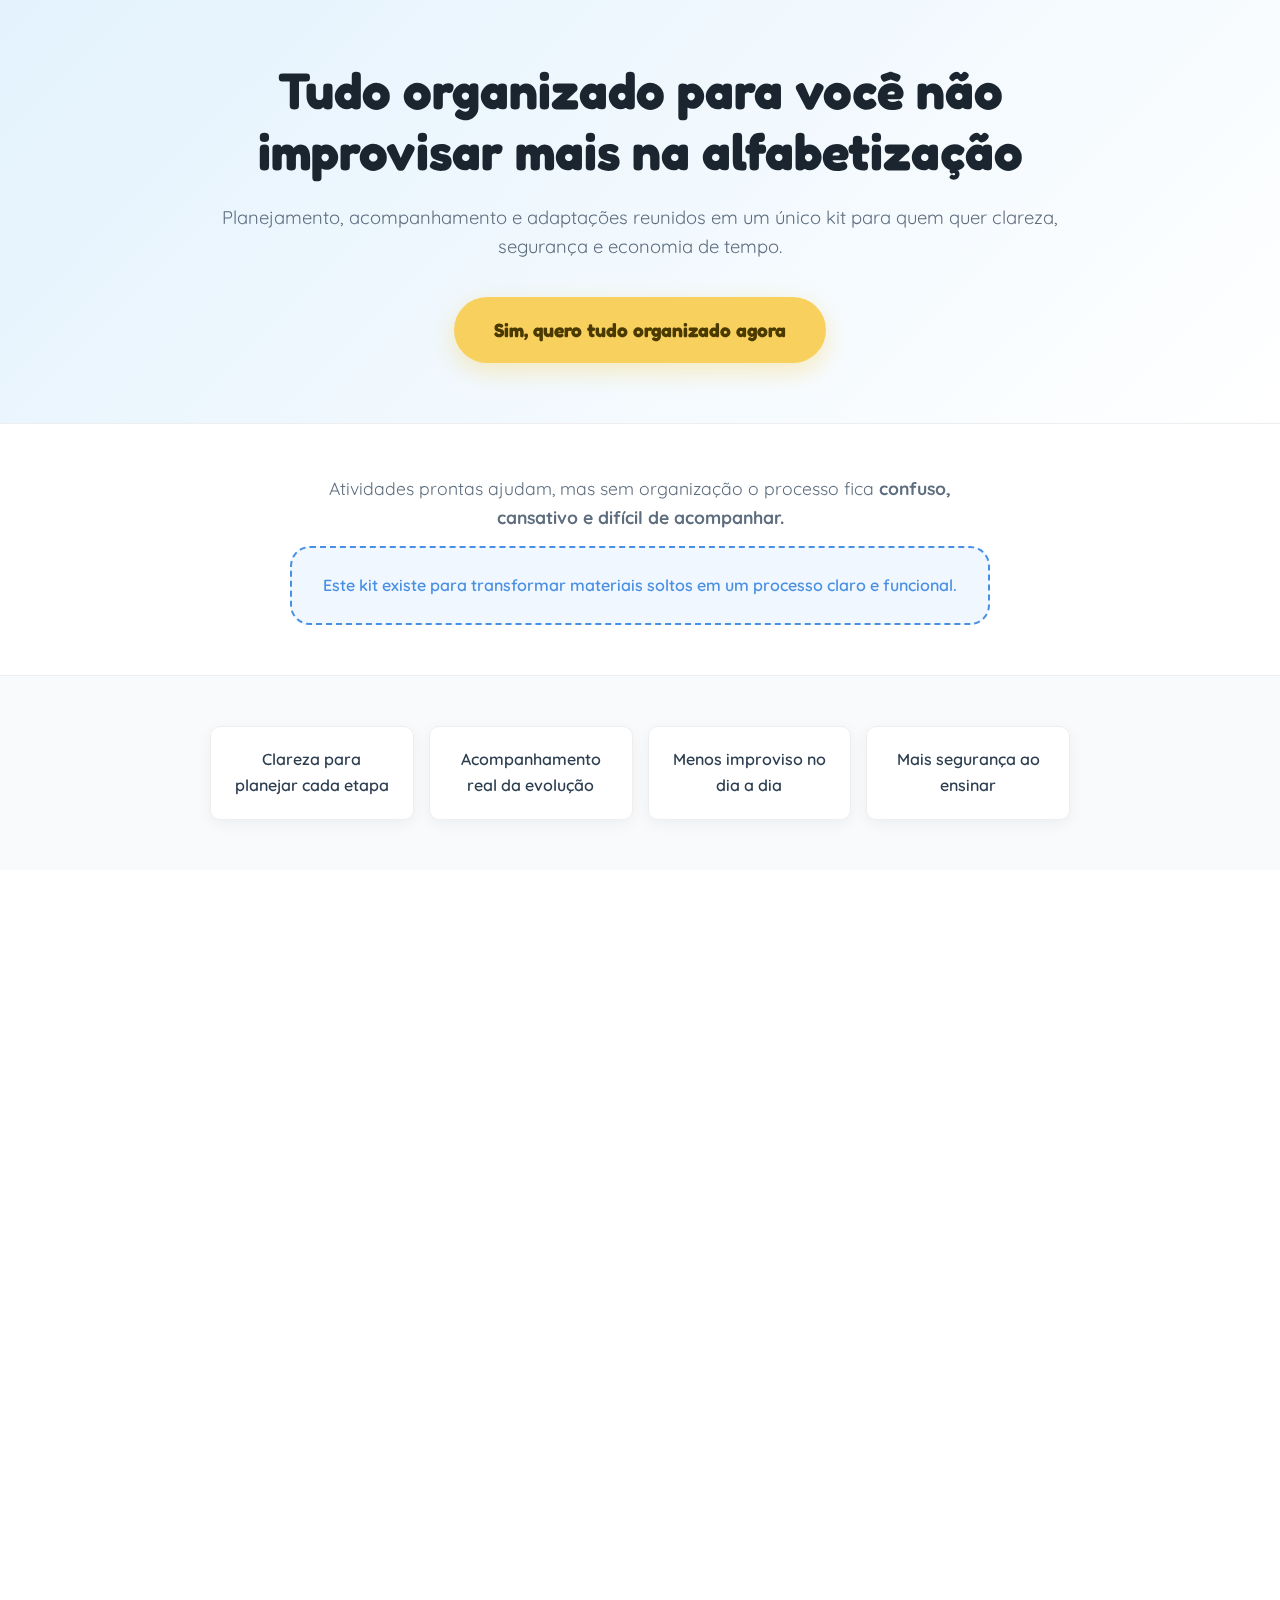
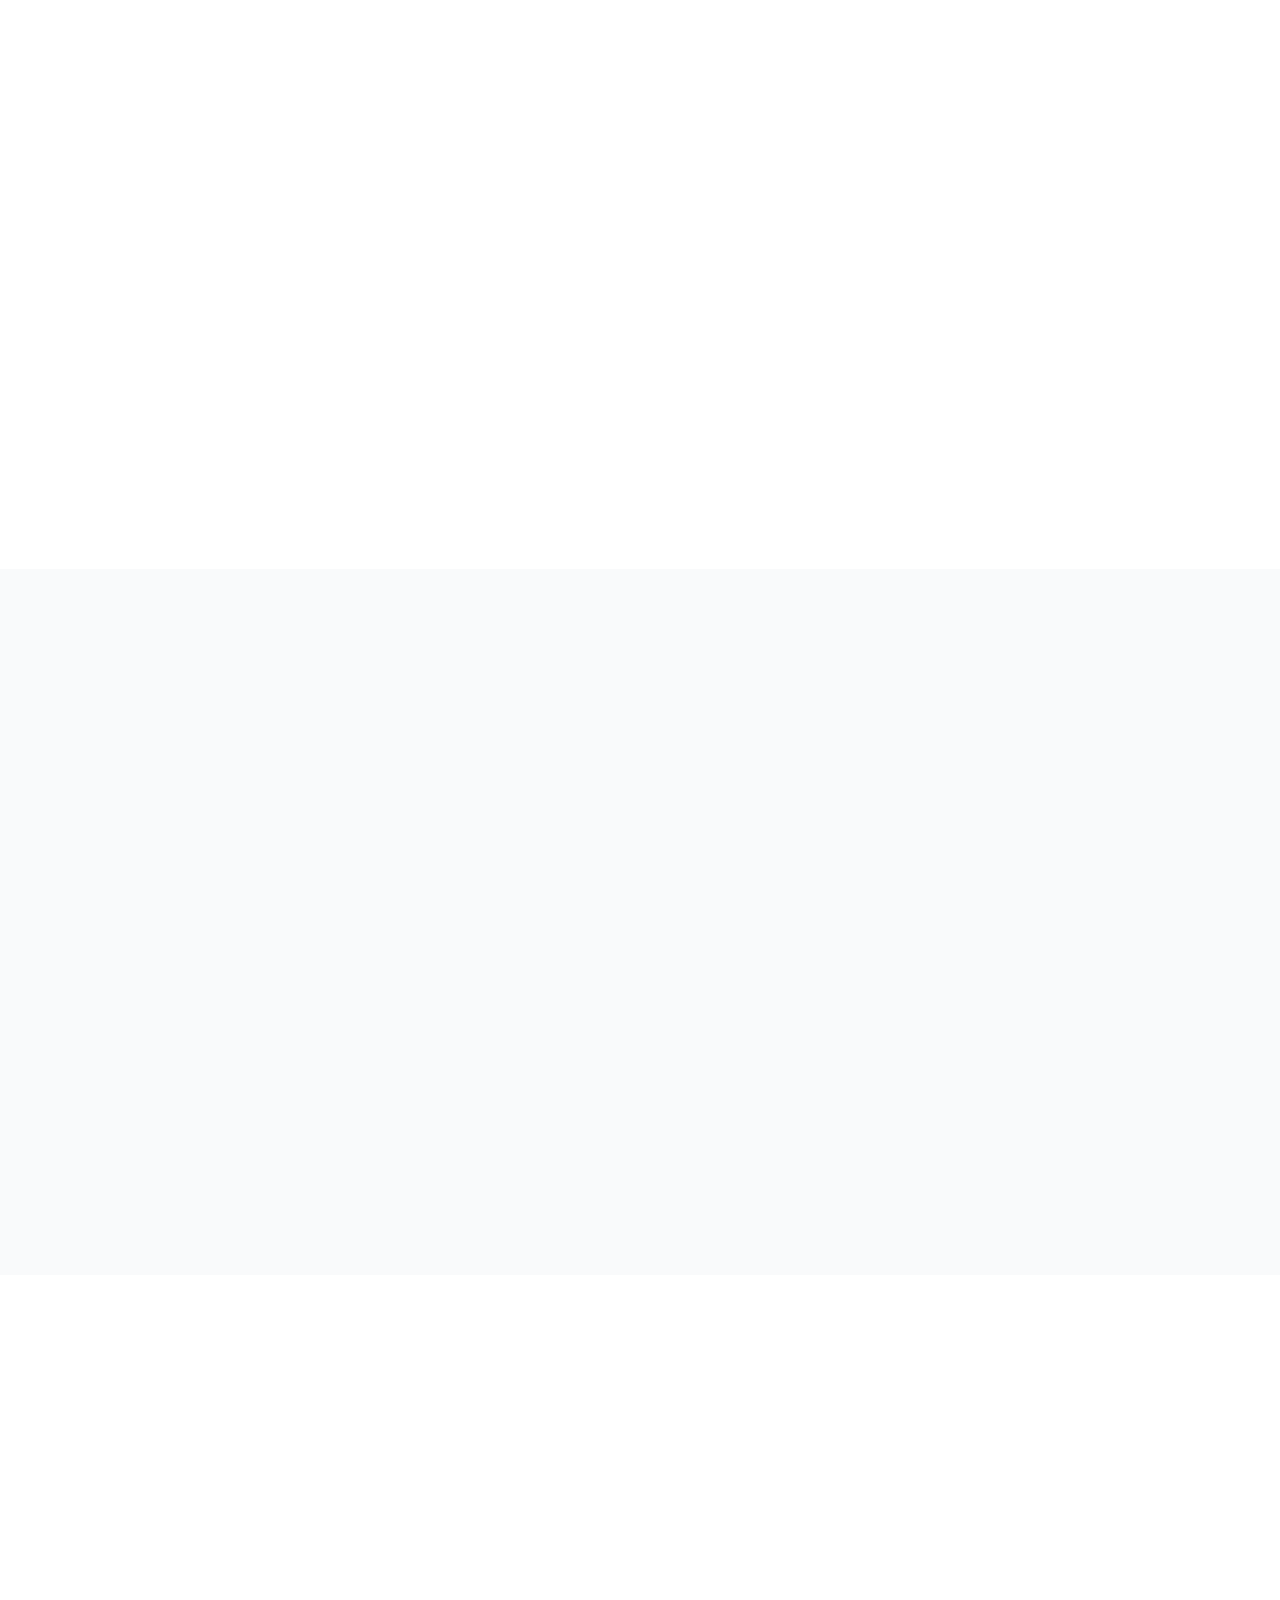
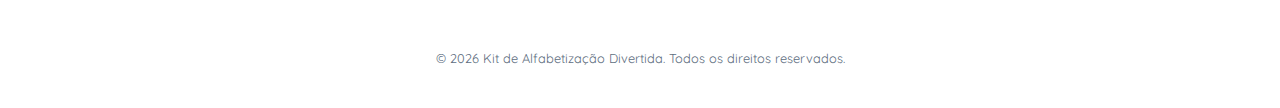
<file: novidade.html>
<!DOCTYPE html>
<!DOCTYPE html>
<html lang="pt-BR">

<head>
    <meta charset="UTF-8">
    <meta name="viewport" content="width=device-width, initial-scale=1.0">
    <title>Tudo Organizado - Kit Avançado</title>
    <link rel="preconnect" href="https://fonts.googleapis.com">
    <link rel="preconnect" href="https://fonts.gstatic.com" crossorigin>
    <link
        href="https://fonts.googleapis.com/css2?family=Fredoka:wght@400;600;700&family=Quicksand:wght@400;500;700&display=swap"
        rel="stylesheet">
    <link rel="stylesheet" href="style.css">
    <link rel="icon" type="image/png" href="assets/favicon.png">
    <link href="https://unpkg.com/aos@2.3.1/dist/aos.css" rel="stylesheet">
    <style>
        /* Estilos específicos para o funil */
        .benefit-card-simple {
            background: #fff;
            padding: 20px;
            border-radius: 10px;
            box-shadow: 0 4px 15px rgba(0, 0, 0, 0.05);
            text-align: center;
            border: 1px solid #eee;
            font-weight: 600;
            color: var(--text-dark);
        }

        .context-item {
            background: #F9FAFB;
            padding: 25px;
            border-radius: 15px;
            border-left: 5px solid var(--primary-blue);
            margin-bottom: 20px;
        }

        .context-item h3 {
            color: var(--primary-blue);
            margin-bottom: 10px;
            font-size: 1.1rem;
        }

        .context-item p {
            color: var(--text-muted);
            font-size: 0.95rem;
            margin: 0;
        }

        .bullet-list {
            list-style: none;
            display: inline-block;
            text-align: left;
        }

        .bullet-list li {
            margin-bottom: 10px;
            padding-left: 25px;
            position: relative;
            font-weight: 600;
            color: var(--text-dark);
        }

        .bullet-list li::before {
            content: '✓';
            color: var(--accent-green);
            position: absolute;
            left: 0;
            font-weight: bold;
        }
    </style>
</head>

<body>

    <!-- 1. HERO (DECISÃO IMEDIATA) -->
    <header class="hero">
        <div class="container">
            <h1 data-aos="fade-up">Tudo organizado para você não improvisar mais na alfabetização</h1>
            <p class="subheadline" data-aos="fade-up" data-aos-delay="100">Planejamento, acompanhamento e adaptações
                reunidos em um único kit para quem quer clareza, segurança e economia de tempo.</p>

            <div class="hero-cta" data-aos="fade-up" data-aos-delay="200">
                <a href="#oferta" class="cta-button pulse">Sim, quero tudo organizado agora</a>
            </div>
        </div>
    </header>

    <!-- 2. BLOCO DE PROBLEMA REAL -->
    <section class="social-proof-strip" style="background: #fff; padding: 50px 0;">
        <div class="container">
            <div style="max-width: 700px; margin: 0 auto; text-align: center;" data-aos="fade-up">
                <p style="font-size: 1.1rem; color: var(--text-muted); margin-bottom: 15px;">
                    Atividades prontas ajudam, mas sem organização o processo fica <strong>confuso, cansativo e difícil
                        de acompanhar.</strong>
                </p>
                <div class="inclusive-box"
                    style="border-color: var(--primary-blue); background: #F0F7FF; padding: 25px;">
                    <p style="margin: 0; font-weight: 600; color: var(--primary-blue);">
                        Este kit existe para transformar materiais soltos em um processo claro e funcional.
                    </p>
                </div>
            </div>
        </div>
    </section>

    <!-- 3. BLOCO DE BENEFÍCIOS EM RESULTADOS -->
    <section class="benefits-grid-section" style="background: var(--bg-light); padding: 50px 0;">
        <div class="container">
            <div class="grid-5-cols"
                style="grid-template-columns: repeat(auto-fit, minmax(200px, 1fr)); display: grid;">
                <div class="benefit-card-simple" data-aos="zoom-in">
                    Clareza para planejar cada etapa
                </div>
                <div class="benefit-card-simple" data-aos="zoom-in" data-aos-delay="100">
                    Acompanhamento real da evolução
                </div>
                <div class="benefit-card-simple" data-aos="zoom-in" data-aos-delay="200">
                    Menos improviso no dia a dia
                </div>
                <div class="benefit-card-simple" data-aos="zoom-in" data-aos-delay="300">
                    Mais segurança ao ensinar
                </div>
            </div>
        </div>
    </section>

    <!-- 4. O QUE VOCÊ RECEBE (COM CONTEXTO) -->
    <section class="what-you-get">
        <div class="container">
            <h2 class="section-title" data-aos="fade-up">O que você recebe</h2>

            <div class="mental-blocks">
                <div class="context-item" data-aos="fade-right">
                    <h3>Organização Pedagógica Avançada</h3>
                    <p>Planeje meses e trimestres com clareza e acompanhe cada criança com registros simples e eficazes.
                    </p>
                </div>

                <div class="context-item" data-aos="fade-left">
                    <h3>Planejamento Anual Simplificado</h3>
                    <p>Tenha visão do ano inteiro sem complicação, com foco por período.</p>
                </div>

                <div class="context-item" data-aos="fade-right">
                    <h3>Atividades Editáveis (Canva)</h3>
                    <p>Personalize, reaproveite e adapte conforme sua realidade.</p>
                </div>

                <div class="context-item" data-aos="fade-left">
                    <h3>Guia de Alfabetização Inclusiva</h3>
                    <p>Estratégias práticas para respeitar diferentes ritmos, sem pressão.</p>
                </div>
            </div>
        </div>
    </section>

    <!-- 5. BLOCO EMOCIONAL CURTO -->
    <section class="transformation" style="background: white; text-align: center;">
        <div class="container">
            <h2 class="section-title" data-aos="fade-up">O que muda na sua rotina</h2>
            <div style="display: inline-block; text-align: left; background: #F9FAFB; padding: 30px; border-radius: 20px;"
                data-aos="zoom-in">
                <ul class="bullet-list">
                    <li>Menos dúvidas</li>
                    <li>Mais controle</li>
                    <li>Planejamento claro</li>
                    <li>Tranquilidade ao acompanhar a criança</li>
                </ul>
            </div>
        </div>
    </section>

    <!-- 6. VALOR + PREÇO -->
    <section id="oferta" class="pricing-table">
        <div class="container">
            <div class="plan-card premium" style="margin: 0 auto; max-width: 500px;" data-aos="flip-up">
                <div class="plan-header">
                    <h3 style="color: var(--primary-blue);">Kit Avançado Completo</h3>
                    <p style="margin: 20px 0; font-size: 0.95rem; color: var(--text-muted);">
                        Este kit poderia ser vendido separadamente por um valor muito maior.
                        <br>Mas hoje, como complemento do seu pedido:
                    </p>

                    <div style="margin-bottom: 10px; text-decoration: line-through; color: #aaa; font-size: 1.2rem;">De
                        R$ 97,00</div>
                    <div class="plan-price" style="color: #27AE60;">por R$ 27,90</div>

                    <div
                        style="background-color: #FFF3CD; color: #856404; padding: 15px; border-radius: 8px; margin: 20px 0; font-size: 0.9rem; border: 1px solid #FFEeba;">
                        <strong>Atenção: esta oferta aparece apenas uma vez.</strong><br>
                        Se você sair desta página, não terá outra chance de adicionar este kit com este valor.
                    </div>
                </div>

                <a href="https://checkout.educacaodivertida.site/VCCL1O8SCSJT" class="plan-button premium-btn pulse">Adicionar agora ao meu pedido</a>
            </div>
        </div>
    </section>

    <!-- 7. GATILHO DE OPORTUNIDADE ÚNICA -->
    <section class="guarantee">
        <div class="container">
            <div class="guarantee-card" style="border-color: #F8D05D; background: #FFF9EB; padding: 30px;"
                data-aos="fade-up">
                <p style="color: #A67C00; font-weight: 700; margin-bottom: 10px;">⚠️ Esta oferta está disponível apenas
                    neste momento.</p>
                <p style="color: #7F6000; font-size: 0.9rem; margin-bottom: 25px;">Ao sair desta página, esta condição
                    não será oferecida novamente.</p>

                <a href="/ultimo"
                    style="color: var(--text-muted); text-decoration: underline; font-size: 0.9rem; cursor: pointer;">
                    Não, prefiro continuar sem organização agora.
                </a>
            </div>
        </div>
    </section>

    <footer class="footer">
        <div class="container">
            <p>© 2026 Kit de Alfabetização Divertida. Todos os direitos reservados.</p>
        </div>
    </footer>

    <script src="https://unpkg.com/aos@2.3.1/dist/aos.js"></script>
    <script>
        AOS.init({ duration: 800, once: true, offset: 80 });

        // Smooth scroll
        document.querySelectorAll('a[href^="#"]').forEach(anchor => {
            anchor.addEventListener('click', function (e) {
                e.preventDefault();
                const target = document.querySelector(this.getAttribute('href'));
                if (target) {
                    target.scrollIntoView({ behavior: 'smooth' });
                }
            });
        });
    </script>
</body>


</html>
</file>
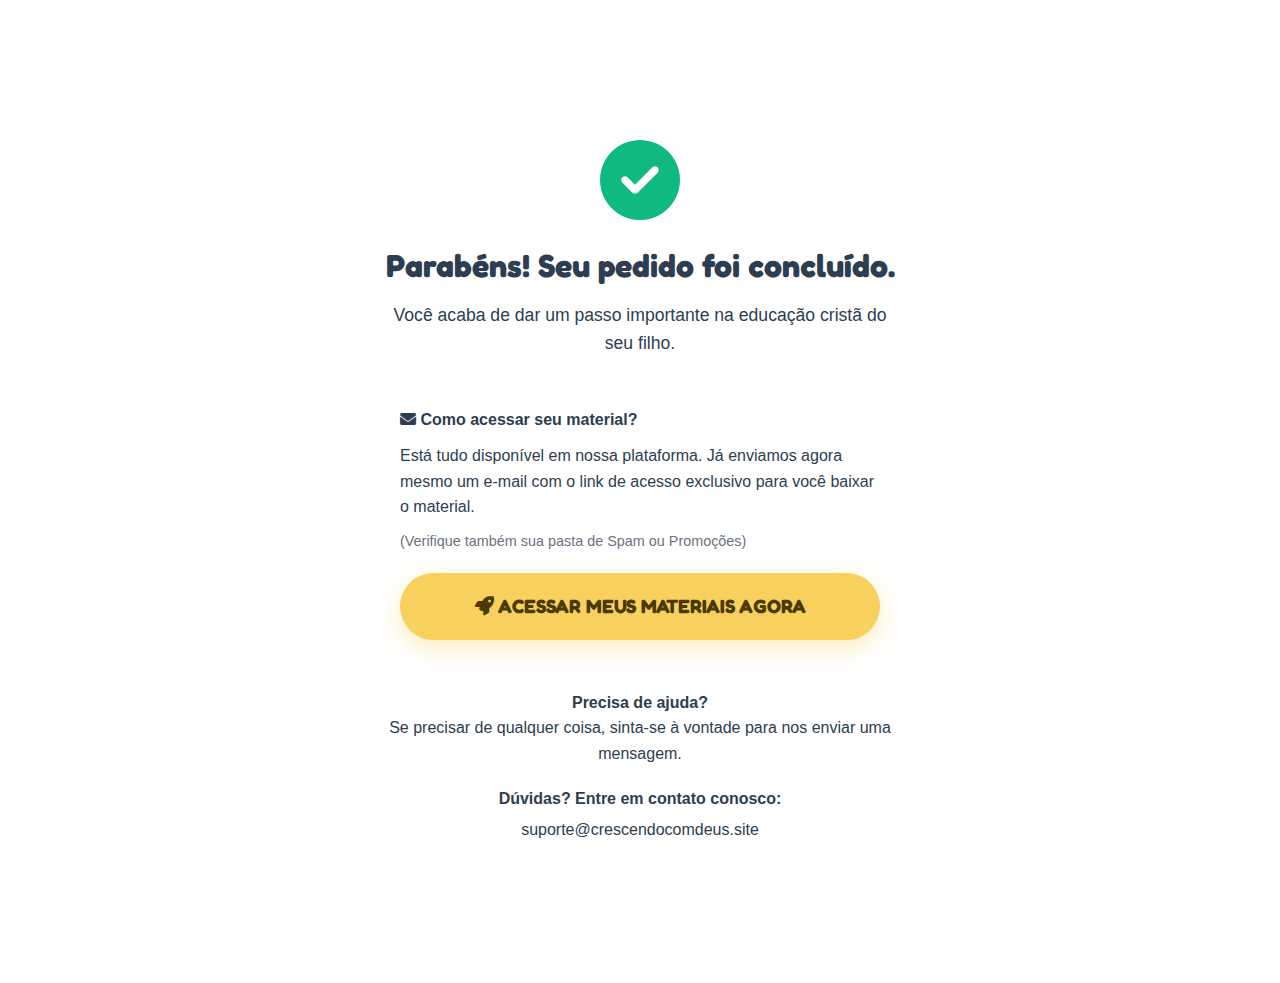
<file: obrigado.html>
<!DOCTYPE html>
<html lang="pt-BR">

<head>
    <meta charset="UTF-8">
    <meta name="viewport" content="width=device-width, initial-scale=1.0">
    <title>Pedido Concluido | Crescendo Com Deus</title>
    <link rel="icon" type="image/png" href="favicon.png">
    <link rel="preconnect" href="https://fonts.googleapis.com">
    <link rel="preconnect" href="https://fonts.gstatic.com" crossorigin>
    <link
        href="https://fonts.googleapis.com/css2?family=Fredoka:wght@400;600;700&family=Nunito:wght@400;600;700;800&display=swap"
        rel="stylesheet">
    <link rel="stylesheet" href="style.css">
    <!-- FontAwesome for Icons -->
    <link rel="stylesheet" href="https://cdnjs.cloudflare.com/ajax/libs/font-awesome/6.4.0/css/all.min.css">
    <!-- Meta Pixel Code -->
    <script>
        !function (f, b, e, v, n, t, s) {
            if (f.fbq) return; n = f.fbq = function () {
                n.callMethod ?
                    n.callMethod.apply(n, arguments) : n.queue.push(arguments)
            };
            if (!f._fbq) f._fbq = n; n.push = n; n.loaded = !0; n.version = '2.0';
            n.queue = []; t = b.createElement(e); t.async = !0;
            t.src = v; s = b.getElementsByTagName(e)[0];
            s.parentNode.insertBefore(t, s)
        }(window, document, 'script',
            'https://connect.facebook.net/en_US/fbevents.js');
        fbq('init', '1423261069542248');
        fbq('track', 'PageView');
        fbq('track', 'Purchase', { value: 19.90, currency: 'BRL' });
    </script>
    <noscript><img height="1" width="1" style="display:none"
            src="https://www.facebook.com/tr?id=1423261069542248&ev=PageView&noscript=1" /></noscript>
    <!-- End Meta Pixel Code -->
    <style>
        .success-container {
            max-width: 600px;
            margin: 100px auto;
            text-align: center;
            padding: 40px;
            background: white;
            border-radius: var(--radius-lg);
            box-shadow: var(--shadow-lg);
        }

        .success-icon {
            font-size: 5rem;
            color: #10B981;
            margin-bottom: 20px;
            animation: scale-up 0.5s ease;
        }

        .success-headline {
            font-size: 2rem;
            color: var(--text-dark);
            margin-bottom: 10px;
        }

        .success-text {
            color: var(--text-light);
            margin-bottom: 30px;
            font-size: 1.1rem;
        }

        .access-info {
            background: var(--bg-soft-blue);
            padding: 20px;
            border-radius: var(--radius-md);
            text-align: left;
            margin-bottom: 30px;
        }

        .access-info h4 {
            margin-bottom: 10px;
            color: var(--primary-color);
        }
    </style>
</head>

<body>

    <div class="container">
        <div class="success-container">
            <i class="fas fa-check-circle success-icon"></i>
            <h1 class="success-headline">Parabéns! Seu pedido foi concluído.</h1>
            <p class="success-text">Você acaba de dar um passo importante na educação cristã do seu filho.</p>

            <div class="access-info">
                <h4><i class="fas fa-envelope"></i> Como acessar seu material?</h4>
                <p>Está tudo disponível em nossa plataforma. Já enviamos agora mesmo um e-mail com o link de acesso
                    exclusivo para você baixar o material.</p>
                <p style="font-size: 0.9rem; margin-top: 10px; color: #6B7280; margin-bottom: 20px;">(Verifique também
                    sua pasta de Spam ou
                    Promoções)</p>

                <a href="https://crescendocomdeus.site/login" class="cta-button pulse"
                    style="max-width: 100%; display: block; text-align: center;">
                    <i class="fas fa-rocket"></i> ACESSAR MEUS MATERIAIS AGORA
                </a>
            </div>

            <p style="font-weight: 700;">Precisa de ajuda?</p>
            <p style="margin-bottom: 20px;">Se precisar de qualquer coisa, sinta-se à vontade para nos enviar uma
                mensagem.</p>

            <p style="font-weight: 700;">Dúvidas? Entre em contato conosco:</p>
            <p style="margin-top: 5px; color: var(--primary-color);">suporte@crescendocomdeus.site</p>
        </div>
    </div>

    <script src="script.js"></script>
</body>

</html>
</file>
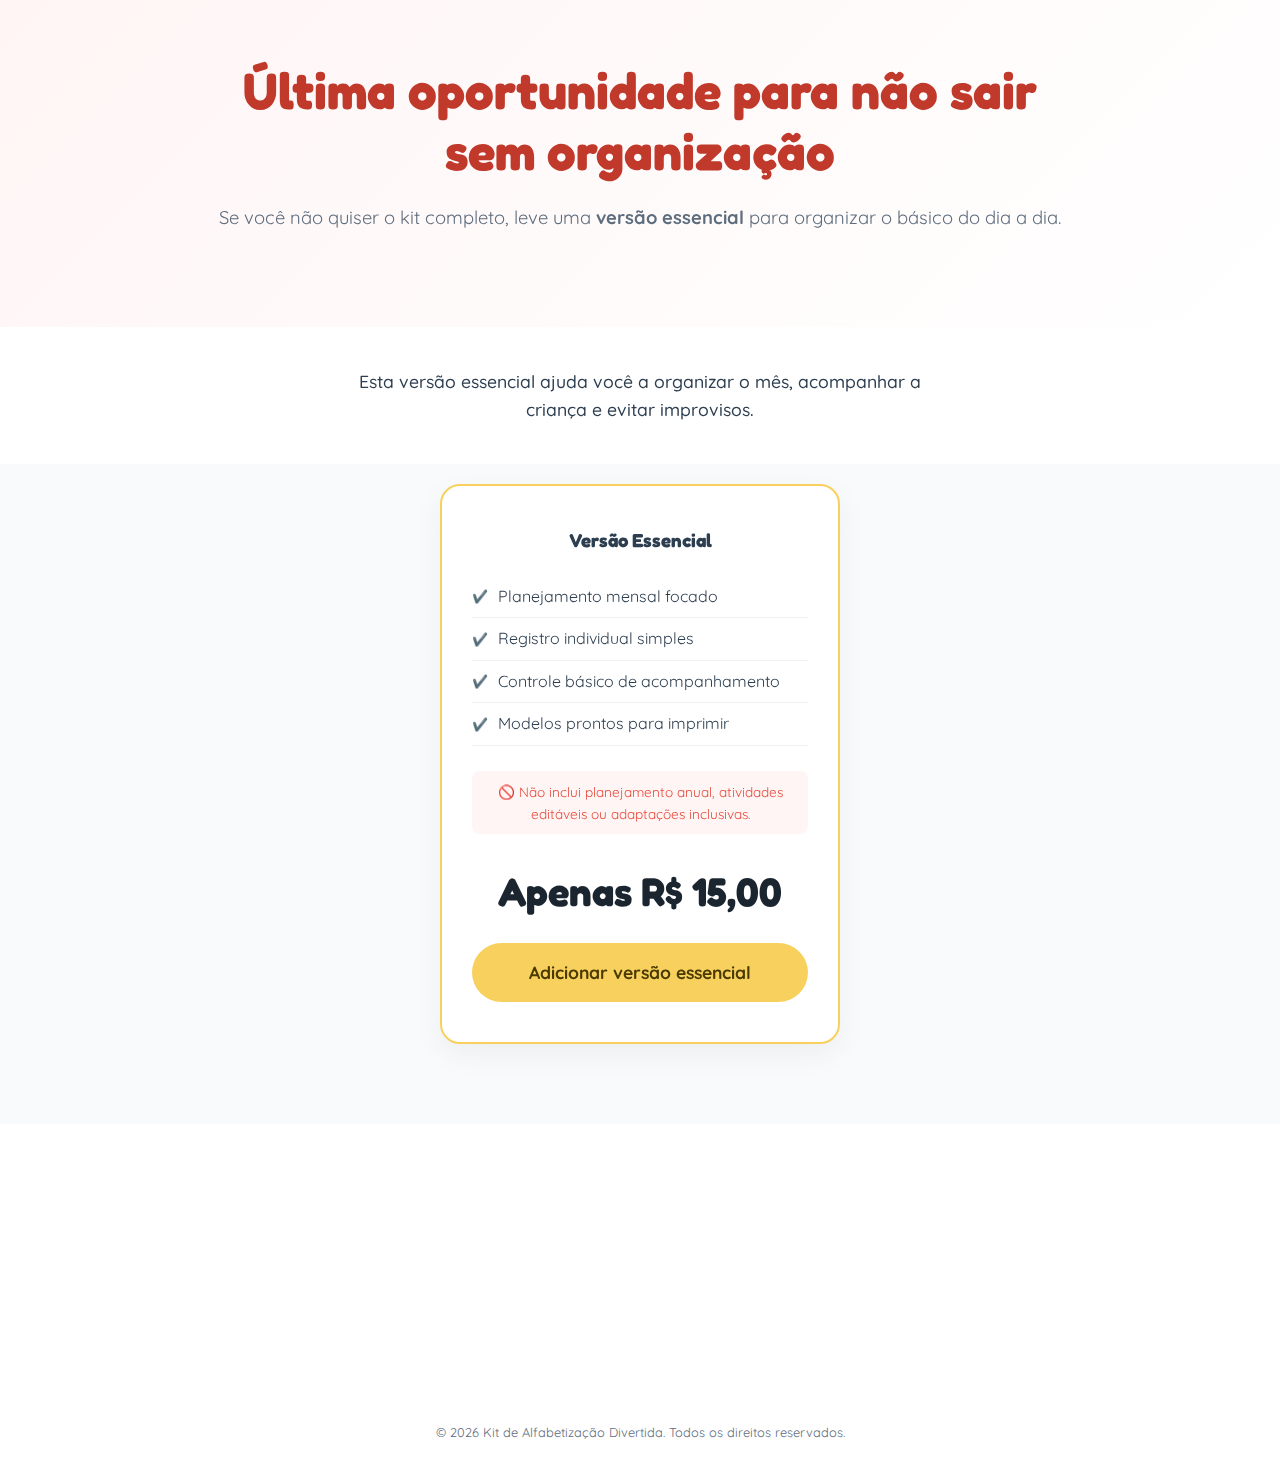
<file: ultimo.html>
<!DOCTYPE html>
<html lang="pt-BR">

<head>
    <meta charset="UTF-8">
    <meta name="viewport" content="width=device-width, initial-scale=1.0">
    <title>Organização Essencial - Última Chance</title>
    <link rel="preconnect" href="https://fonts.googleapis.com">
    <link rel="preconnect" href="https://fonts.gstatic.com" crossorigin>
    <link
        href="https://fonts.googleapis.com/css2?family=Fredoka:wght@400;600;700&family=Quicksand:wght@400;500;700&display=swap"
        rel="stylesheet">
    <link rel="stylesheet" href="style.css">
    <link rel="icon" type="image/png" href="assets/favicon.png">
    <link href="https://unpkg.com/aos@2.3.1/dist/aos.css" rel="stylesheet">
    <style>
        .feature-list li {
            padding: 8px 0;
            border-bottom: 1px solid #f0f0f0;
            display: flex;
            align-items: center;
            gap: 10px;
            color: var(--text-dark);
        }

        .feature-list li::before {
            content: '✔️';
            font-size: 0.8rem;
        }
    </style>
</head>

<body>

    <!-- 1. HERO -->
    <header class="hero" style="background: linear-gradient(135deg, #FFF5F5 0%, #FFFFFF 100%);">
        <div class="container">
            <h1 data-aos="fade-up" style="color: #C0392B;">Última oportunidade para não sair sem organização</h1>
            <p class="subheadline" data-aos="fade-up" data-aos-delay="100">
                Se você não quiser o kit completo, leve uma <strong>versão essencial</strong> para organizar o básico do
                dia a dia.
            </p>
        </div>
    </header>

    <!-- 2. O QUE ESTA VERSÃO RESOLVE -->
    <section style="background: white; padding: 40px 0;">
        <div class="container">
            <div data-aos="fade-up" style="text-align: center; max-width: 600px; margin: 0 auto;">
                <p style="font-size: 1.1rem; color: var(--text-dark); font-weight: 500;">
                    Esta versão essencial ajuda você a organizar o mês, acompanhar a criança e evitar improvisos.
                </p>
            </div>
        </div>
    </section>

    <!-- 3. O QUE ESTÁ INCLUSO + PREÇO -->
    <section class="pricing-table" style="background: var(--bg-light); padding-top: 20px;">
        <div class="container">
            <div class="plan-card" style="margin: 0 auto; max-width: 400px; border-color: #F8D05D;" data-aos="zoom-in">

                <h3 style="margin-bottom: 20px;">Versão Essencial</h3>

                <ul class="feature-list" style="list-style: none; text-align: left; margin-bottom: 25px;">
                    <li>Planejamento mensal focado</li>
                    <li>Registro individual simples</li>
                    <li>Controle básico de acompanhamento</li>
                    <li>Modelos prontos para imprimir</li>
                </ul>

                <p
                    style="font-size: 0.85rem; color: #E74C3C; background: #FFF5F5; padding: 10px; border-radius: 8px; margin-bottom: 25px;">
                    🚫 Não inclui planejamento anual, atividades editáveis ou adaptações inclusivas.
                </p>

                <div class="plan-price" style="font-size: 2.5rem; margin-bottom: 20px;">Apenas R$ 15,00</div>

                <a href="#" class="plan-button pulse"
                    style="background-color: var(--primary-yellow); color: #4A3A00; border: none; font-size: 1.1rem;">Adicionar
                    versão essencial</a>
            </div>
        </div>
    </section>

    <!-- 5. AVISO FINAL -->
    <section class="guarantee">
        <div class="container">
            <div class="guarantee-card" style="border: 1px solid #ddd; background: #f9f9f9; padding: 25px;"
                data-aos="fade-up">
                <p style="font-size: 0.9rem; margin: 0; color: var(--text-muted);">
                    <strong>⚠️ Esta é a última oportunidade</strong> de adicionar organização ao seu material com
                    desconto.
                    Ao sair desta página, esta oferta não estará mais disponível.
                </p>
            </div>
        </div>
    </section>

    <footer class="footer">
        <div class="container">
            <p>© 2026 Kit de Alfabetização Divertida. Todos os direitos reservados.</p>
        </div>
    </footer>

    <script src="https://unpkg.com/aos@2.3.1/dist/aos.js"></script>
    <script>
        AOS.init({ duration: 800, once: true, offset: 50 });
    </script>
</body>

</html>
</file>
<file: style.css>
:root {
    --primary-blue: #4A90E2;
    --primary-yellow: #F8D05D;
    --bg-light: #F9FAFB;
    --text-dark: #2C3E50;
    --text-muted: #5D6D7E;
    --accent-green: #27AE60;
    --white: #FFFFFF;
    --shadow-soft: 0 10px 30px rgba(0, 0, 0, 0.05);
    --radius-lg: 20px;
}

* {
    margin: 0;
    padding: 0;
    box-sizing: border-box;
}

body {
    font-family: 'Quicksand', sans-serif;
    color: var(--text-dark);
    line-height: 1.6;
    background-color: var(--white);
    overflow-x: hidden;
}

h1,
h2,
h3 {
    font-family: 'Fredoka', sans-serif;
    font-weight: 700;
}

.container {
    max-width: 600px;
    margin: 0 auto;
    padding: 0 20px;
}

/* 1. Hero Section */
.hero {
    background: linear-gradient(135deg, #E3F2FD 0%, #FFFFFF 100%);
    padding: 40px 0;
    text-align: center;
}

.hero-labels {
    display: flex;
    justify-content: center;
    gap: 10px;
    flex-wrap: wrap;
    margin-bottom: 25px;
}

.trust-badge {
    background: var(--white);
    padding: 6px 12px;
    border-radius: 50px;
    font-size: 0.85rem;
    font-weight: 600;
    box-shadow: var(--shadow-soft);
    color: var(--primary-blue);
}

.hero h1 {
    font-size: 2rem;
    color: #1A252F;
    line-height: 1.2;
    margin-bottom: 20px;
}

.subheadline {
    font-size: 1.15rem;
    color: var(--text-muted);
    margin-bottom: 35px;
}

.cta-button {
    display: inline-block;
    background-color: var(--primary-yellow);
    color: #4A3A00;
    padding: 18px 40px;
    border-radius: 50px;
    text-decoration: none;
    font-family: 'Fredoka', sans-serif;
    font-weight: 700;
    font-size: 1.2rem;
    box-shadow: 0 8px 25px rgba(248, 208, 93, 0.4);
    transition: transform 0.2s, box-shadow 0.2s;
}

.cta-button:hover {
    transform: translateY(-2px);
}

.pulse {
    animation: pulse-kf 2s infinite;
}

@keyframes pulse-kf {
    0% {
        transform: scale(1);
    }

    50% {
        transform: scale(1.03);
    }

    100% {
        transform: scale(1);
    }
}

/* Mockup Placeholders */
/* Mockup Placeholders */
.hero-visual {
    margin-top: 40px;
    display: flex;
    justify-content: center;
}

.hero-image {
    max-width: 100%;
    height: auto;
    width: 320px;
    /* Tamanho base ideal */
    border-radius: 15px;
    box-shadow: 0 15px 40px rgba(0, 0, 0, 0.15);
    border: 4px solid white;
    transform: rotate(-1deg);
    transition: transform 0.3s;
}

.hero-image:hover {
    transform: rotate(0deg) scale(1.02);
}

/* 2. Social Proof Strip */
.social-proof-strip {
    background-color: var(--bg-light);
    padding: 20px 0;
    border-top: 1px solid #EEE;
    border-bottom: 1px solid #EEE;
}

.flex-strip {
    display: flex;
    flex-direction: column;
    gap: 10px;
    text-align: center;
    font-weight: 600;
    color: var(--primary-blue);
    font-size: 0.9rem;
}

/* 3. For Whom */
section {
    padding: 80px 0;
}

.section-title {
    text-align: center;
    font-size: 1.8rem;
    margin-bottom: 40px;
    color: #1A252F;
}

.grid-5-cols {
    display: flex;
    flex-direction: column;
    gap: 15px;
}

.mini-card {
    background: var(--bg-light);
    padding: 20px;
    border-radius: 15px;
    display: flex;
    align-items: center;
    gap: 15px;
    border: 1px solid #F1F1F1;
}

.mini-icon {
    font-size: 1.5rem;
}

/* 4. Benefit Cards */
.benefits-grid {
    display: flex;
    flex-direction: column;
    gap: 20px;
}

.benefit-card {
    background: var(--white);
    padding: 30px;
    border-radius: var(--radius-lg);
    box-shadow: var(--shadow-soft);
    text-align: left;
    border: 1px solid #F9FAFB;
}

.card-icon {
    font-size: 2.5rem;
    margin-bottom: 20px;
}

.benefit-card h3 {
    font-size: 1.3rem;
    margin-bottom: 10px;
}

.benefit-card p {
    color: var(--text-muted);
}

/* 5. Inclusive Section */
.inclusive-friendly {
    background: linear-gradient(135deg, #FFF9EB 0%, #FFFFFF 100%);
}

.inclusive-box {
    text-align: center;
    padding: 40px;
    border-radius: var(--radius-lg);
    border: 2px dashed #F8D05D;
}

.inclusive-box h2 {
    color: #A67C00;
    margin-bottom: 20px;
}

/* 6. What you get */
.content-list {
    display: flex;
    flex-direction: column;
    gap: 12px;
}

.content-item {
    background: #F0F7FF;
    padding: 15px 25px;
    border-radius: 50px;
    font-weight: 600;
    color: var(--primary-blue);
}

/* 7. Pricing Table */
.pricing-table {
    background-color: var(--bg-light);
}

.plans-container {
    display: flex;
    flex-direction: column;
    gap: 30px;
}

.plan-card {
    background: var(--white);
    padding: 40px 30px;
    border-radius: var(--radius-lg);
    text-align: center;
    box-shadow: var(--shadow-soft);
    position: relative;
    border: 2px solid transparent;
}

.plan-card.premium {
    border-color: var(--primary-blue);
}

.popular-badge {
    position: absolute;
    top: -15px;
    left: 50%;
    transform: translateX(-50%);
    background: var(--primary-blue);
    color: white;
    padding: 5px 20px;
    border-radius: 20px;
    font-weight: 700;
    font-size: 0.8rem;
}

.plan-header h3 {
    font-size: 1.4rem;
    margin-bottom: 15px;
}

.plan-price {
    font-size: 2.8rem;
    font-weight: 700;
    color: #1A252F;
    font-family: 'Fredoka', sans-serif;
}

.plan-header small {
    color: var(--text-muted);
    font-weight: 600;
    margin-bottom: 25px;
    display: block;
}

.plan-features {
    list-style: none;
    text-align: left;
    margin-bottom: 35px;
}

.plan-features li {
    padding: 10px 0;
    border-bottom: 1px solid #F5F5F5;
}

.plan-button {
    display: block;
    width: 100%;
    padding: 15px;
    border-radius: 50px;
    text-decoration: none;
    font-weight: 700;
    color: var(--primary-blue);
    border: 2px solid var(--primary-blue);
    transition: 0.3s;
}

.premium-btn {
    background: var(--primary-blue);
    color: white;
}

/* 8. Testimonials */
.testimonial-grid {
    display: flex;
    flex-direction: column;
    gap: 20px;
}

.testi-card {
    background: var(--white);
    padding: 25px;
    border-radius: 15px;
    box-shadow: var(--shadow-soft);
}

.testi-avatar {
    width: 60px;
    height: 60px;
    margin-bottom: 10px;
    overflow: hidden;
    border-radius: 50%;
    border: 2px solid var(--primary-blue);
}

.testi-avatar img {
    width: 100%;
    height: 100%;
    object-fit: cover;
}

.testi-info {
    margin-bottom: 15px;
}

.verify-badge {
    display: block;
    font-size: 0.75rem;
    font-weight: 700;
    color: #27AE60;
    margin-bottom: 4px;
}

.testi-stars {
    font-size: 0.85rem;
    letter-spacing: 1px;
}

.testi-card p {
    font-style: italic;
    color: var(--text-muted);
    margin-bottom: 10px;
}

.testi-card span {
    font-weight: 700;
    color: var(--primary-blue);
    font-size: 0.9rem;
}

/* 9. Guarantee */
.guarantee-card {
    text-align: center;
    padding: 50px 30px;
    background: #E8F5E9;
    border-radius: var(--radius-lg);
    border: 2px solid #A5D6A7;
}

.guarantee-icon {
    margin-bottom: 20px;
}

.guarantee-icon img {
    max-width: 150px;
    height: auto;
}

/* 10. FAQ */
.faq-list {
    display: flex;
    flex-direction: column;
    gap: 15px;
}

details {
    background: var(--bg-light);
    border-radius: 15px;
    padding: 10px 20px;
}

summary {
    font-weight: 700;
    cursor: pointer;
    padding: 10px 0;
    list-style: none;
}

summary::-webkit-details-marker {
    display: none;
}

details p {
    padding: 10px 0 20px;
    color: var(--text-muted);
}

/* 11. Final CTA */
.final-cta {
    text-align: center;
    background: var(--primary-blue);
    color: white;
}

.final-cta h2 {
    font-size: 2rem;
    margin-bottom: 15px;
}

.final-cta p {
    margin-bottom: 30px;
    opacity: 0.9;
}

/* Popup */
.popup {
    position: fixed;
    bottom: 20px;
    left: -400px;
    background: white;
    padding: 12px 20px;
    border-radius: 15px;
    box-shadow: 0 5px 25px rgba(0, 0, 0, 0.2);
    display: flex;
    align-items: center;
    z-index: 1000;
    transition: left 0.5s ease-in-out;
    max-width: 90vw;
}

.popup.show {
    left: 20px;
}

.popup-content {
    display: flex;
    align-items: center;
    gap: 12px;
}

.popup-avatar {
    font-size: 1.5rem;
}

.popup-text span {
    font-weight: 700;
    display: block;
    font-size: 0.9rem;
}

.popup-text p {
    font-size: 0.8rem;
    color: var(--text-muted);
    margin: 0;
}

.footer {
    padding: 40px 0;
    text-align: center;
    font-size: 0.8rem;
    color: var(--text-muted);
}

/* Comparison Section */
.comparison-grid {
    display: flex;
    flex-direction: column;
    gap: 20px;
    margin-top: 40px;
}

.comp-card {
    padding: 30px;
    border-radius: var(--radius-lg);
    background: var(--white);
    box-shadow: var(--shadow-soft);
}

.comp-card.before {
    border-left: 6px solid #EB5757;
}

.comp-card.after {
    border-left: 6px solid #27AE60;
    background: linear-gradient(135deg, #F0FBF4 0%, #FFFFFF 100%);
}

.comp-card h3 {
    margin-bottom: 20px;
    font-size: 1.3rem;
}

.comp-list {
    list-style: none;
}

.comp-list li {
    padding: 8px 0;
    display: flex;
    align-items: center;
    gap: 12px;
    font-weight: 500;
}

.comp-list .sad-icon::before {
    content: '❌';
}

.comp-list .happy-icon::before {
    content: '✅';
}

/* Mental Grouping for What You Get */
.mental-blocks {
    display: flex;
    flex-direction: column;
    gap: 25px;
}

.mental-block {
    background: var(--white);
    padding: 25px;
    border-radius: var(--radius-lg);
    border: 1px solid #F0F0F0;
}

.mental-block h3 {
    color: var(--primary-blue);
    font-size: 1.1rem;
    margin-bottom: 15px;
    text-transform: uppercase;
    letter-spacing: 1px;
}

/* Premium Plan Focus */
.plan-card.premium:hover {
    transform: translateY(-5px);
    box-shadow: 0 20px 40px rgba(74, 144, 226, 0.15);
    transition: 0.3s;
}

/* Desktop optimization */
@media (min-width: 768px) {
    .container {
        max-width: 900px;
    }

    .hero {
        padding: 60px 0;
    }

    .hero h1 {
        font-size: 3.2rem;
    }

    .mini-card {
        flex: 1;
        text-align: center;
        flex-direction: column;
        padding: 30px 15px;
    }

    .grid-5-cols {
        flex-direction: row;
    }

    .benefits-grid {
        display: grid;
        grid-template-columns: 1fr 1fr 1fr;
    }

    .plans-container {
        flex-direction: row;
        align-items: stretch;
        justify-content: center;
    }

    .plan-card {
        flex: 1;
        max-width: 350px;
    }

    .testimonial-grid {
        display: grid;
        grid-template-columns: 1fr 1fr 1fr;
    }

    .flex-strip {
        flex-direction: row;
        justify-content: center;
        gap: 40px;
    }

    .comparison-grid {
        flex-direction: row;
    }

    .hero-image {
        width: 400px;
    }
}

/* Modal Upgrade */
.modal-overlay {
    position: fixed;
    top: 0;
    left: 0;
    width: 100%;
    height: 100%;
    background: rgba(0, 0, 0, 0.7);
    display: flex;
    justify-content: center;
    align-items: center;
    z-index: 2000;
    padding: 20px;
    backdrop-filter: blur(5px);
}

.modal-content {
    background: white;
    width: 100%;
    max-width: 450px;
    border-radius: 20px;
    padding: 30px;
    text-align: center;
    box-shadow: 0 20px 60px rgba(0, 0, 0, 0.3);
    animation: zoomIn 0.3s ease;
    position: relative;
}

@keyframes zoomIn {
    from {
        transform: scale(0.8);
        opacity: 0;
    }

    to {
        transform: scale(1);
        opacity: 1;
    }
}

.modal-header h3 {
    color: #C0392B;
    font-size: 1.5rem;
    margin-bottom: 20px;
}

.close-modal {
    position: absolute;
    top: 15px;
    right: 20px;
    background: none;
    border: none;
    font-size: 2rem;
    color: #999;
    cursor: pointer;
}

.modal-alert {
    background: #FFF5F5;
    color: #C0392B;
    padding: 10px;
    border-radius: 8px;
    display: inline-block;
    margin-bottom: 15px;
}

.modal-comparison {
    margin: 20px 0;
    background: #F9FAFB;
    border-radius: 10px;
    overflow: hidden;
}

.comp-item {
    display: flex;
    justify-content: space-between;
    padding: 12px 20px;
    font-size: 0.9rem;
    color: var(--text-muted);
}

.comp-item.premium-highlight {
    background: #E8F5E9;
    color: #27AE60;
    font-weight: 700;
    border-top: 1px solid #E0E0E0;
}

.modal-btn {
    display: block;
    width: 100%;
    padding: 15px;
    border-radius: 50px;
    text-decoration: none;
    font-weight: 700;
    margin-bottom: 15px;
    transition: 0.3s;
}

.modal-btn.premium-btn {
    font-size: 1.1rem;
    box-shadow: 0 5px 15px rgba(39, 174, 96, 0.3);
}

.modal-btn.basic-link {
    background: transparent;
    color: var(--text-muted);
    font-weight: normal;
    text-decoration: underline;
    font-size: 0.9rem;
    padding: 10px;
}

.modal-btn.basic-link:hover {
    color: var(--text-dark);
}
</file>
